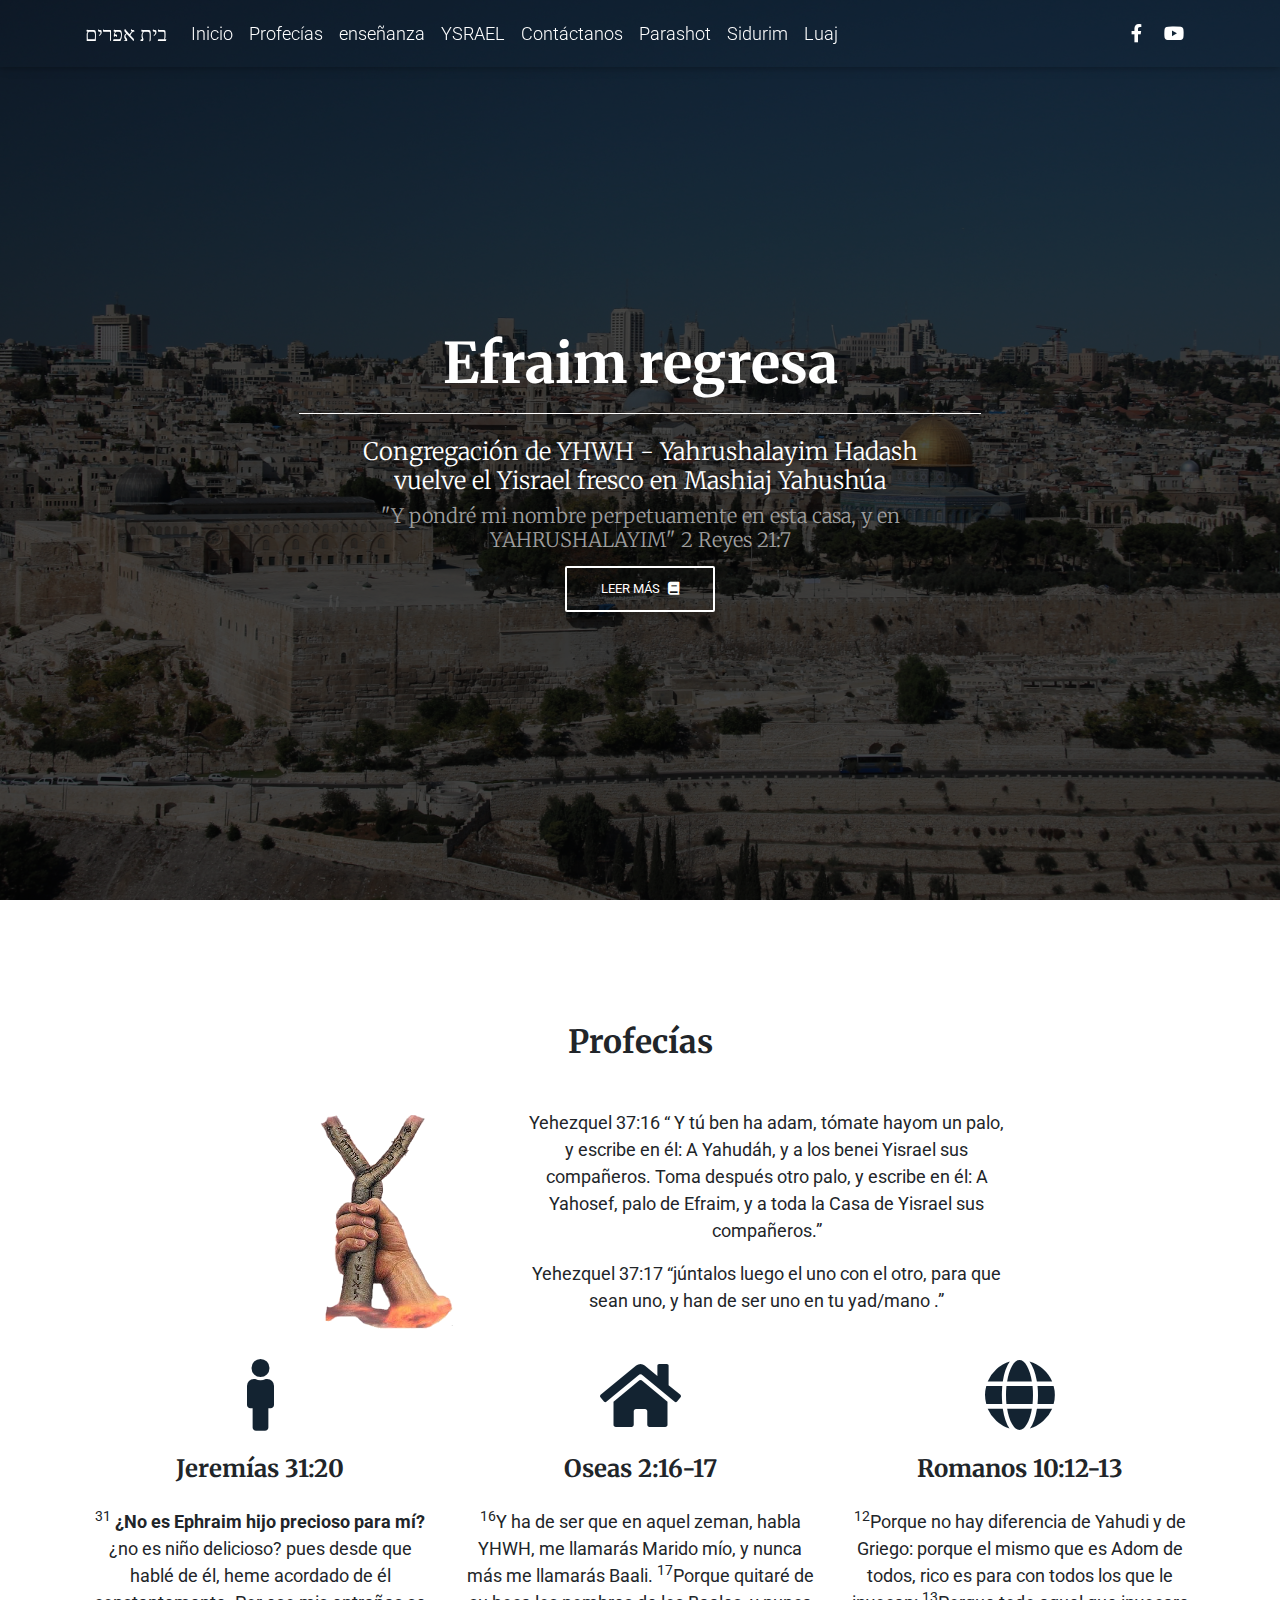
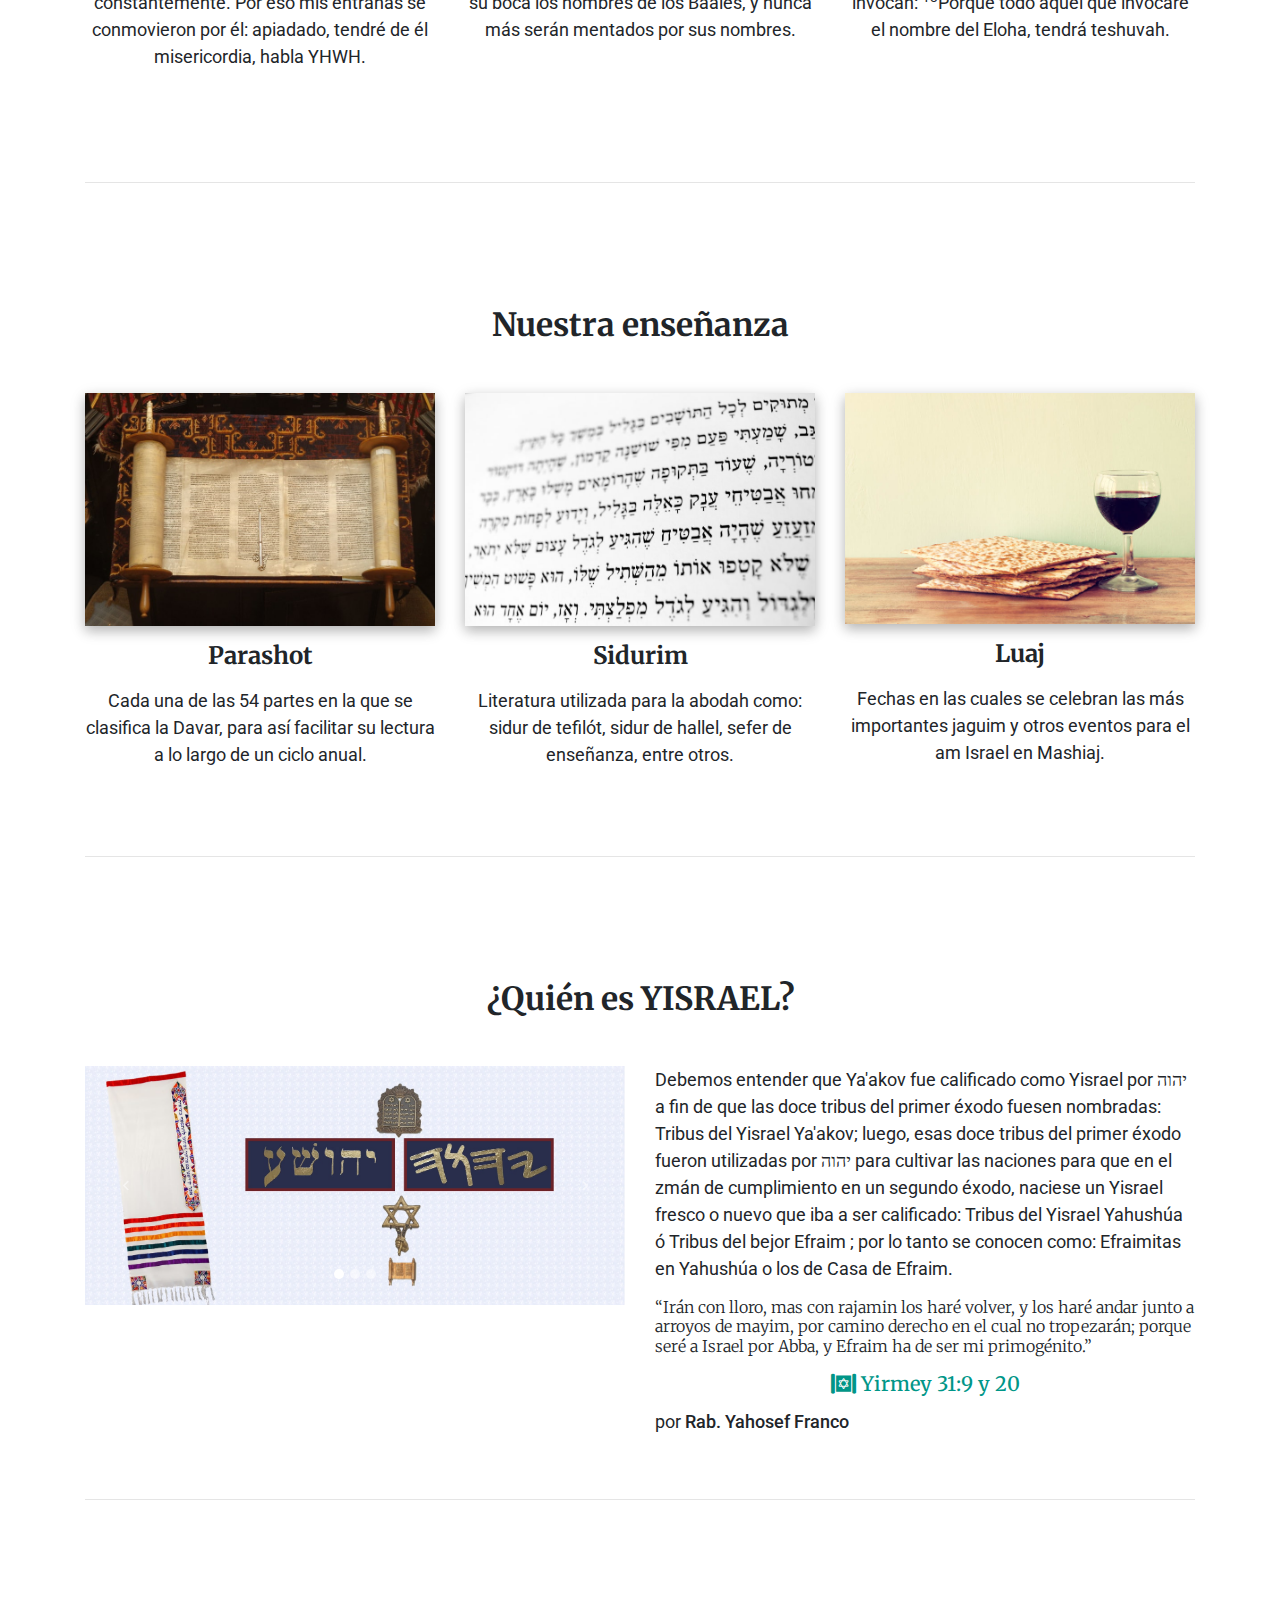
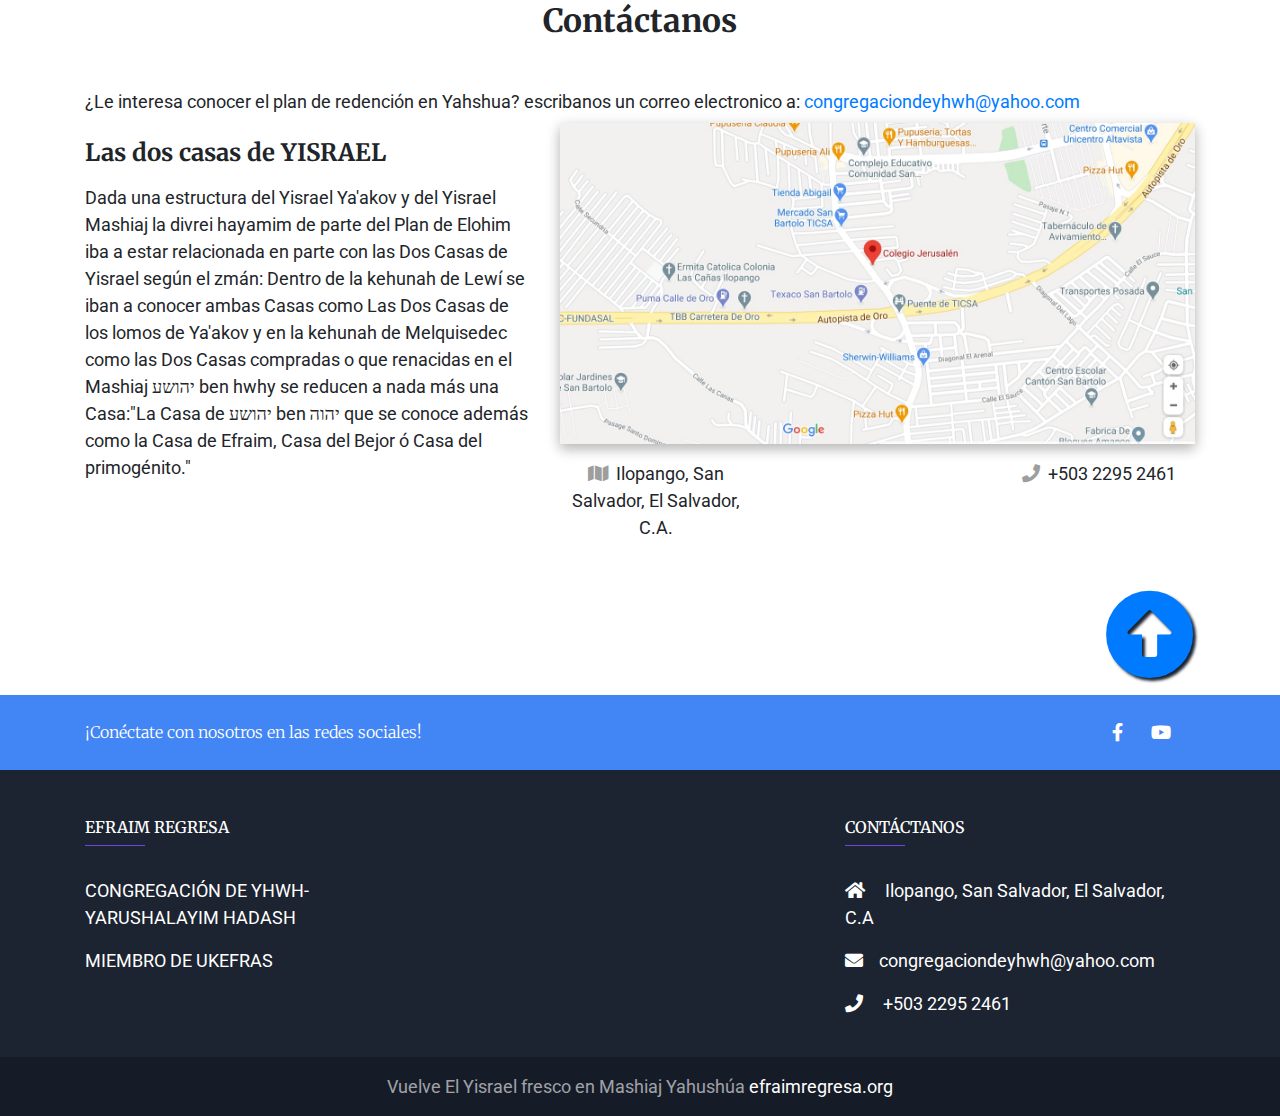
<file: index.html>
<!DOCTYPE html>
<html lang="es">
<head>
  <!-- Google tag (gtag.js) -->
  <script async src="https://www.googletagmanager.com/gtag/js?id=G-NL17W5LGME"></script>
  <script>
    window.dataLayer = window.dataLayer || [];
    function gtag(){dataLayer.push(arguments);}
    gtag('js', new Date());

    gtag('config', 'G-NL17W5LGME');
  </script>
  
  <meta charset="utf-8">
  <meta name="description" content="CONGREGACIÓN YAHRUSHALAYIM  HADASH - UKEFRAS Unión de Kehilot Efraimitas - Rab. Yahosef  Franco Gómez">
  <meta name="keywords" content="Israel, Efraim Regresa, UKEFRAS, Rabino Efraimita Yahosef  Franco Gómez">
  <meta name="author" content="Valeria Romero y Edgardo Romero">

  <meta name="viewport" content="width=device-width, initial-scale=1, shrink-to-fit=no">
  <meta http-equiv="x-ua-compatible" content="ie=edge">
  <title>Efraim regresa</title>
  
  <!-- Fav icon -->
  <link rel="icon" href="img/two_sticks_fav_icon.png" type="image/x-icon">
  <!-- Font Awesome -->
  <link rel="stylesheet" href="https://use.fontawesome.com/releases/v5.11.2/css/all.css">
  <!-- Google Fonts Roboto -->
  <link rel="stylesheet" href="https://fonts.googleapis.com/css?family=Roboto:300,400,500,700&display=swap">
  <link href="https://fonts.googleapis.com/css2?family=Merriweather:ital,wght@0,300;0,700;1,700&display=swap" rel="stylesheet">

  <!-- Bootstrap core CSS -->
  <link rel="stylesheet" href="css/bootstrap.min.css">
  <link rel="stylesheet" href="css/mdb.min.css">
  <!-- Custom styles -->
  <link rel="stylesheet" href="css/style.css">

<style>
body {
  font-family: "Roboto";
  font-weight: 400;
  font-size: large;
}
</style>
</head>
<body>

<!-- Start -->  
<!--Main Navigation-->
<header>
  <!--Navbar-->
<nav class="navbar navbar-expand-lg navbar-dark fixed-top scrolling-navbar">

  <div class="container">

    <!-- Navbar brand -->
    <a class="navbar-brand" href="#">בית אפרים</a>

    <!-- Collapse button -->
    <button class="navbar-toggler" type="button" data-toggle="collapse" data-target="#basicExampleNav"
      aria-controls="basicExampleNav" aria-expanded="false" aria-label="Toggle navigation">
      <span class="navbar-toggler-icon"></span>
    </button>

    <!-- Collapsible content -->
    <div class="collapse navbar-collapse" id="basicExampleNav">

        <!-- Links -->
        <ul class="navbar-nav mr-auto smooth-scroll">
        <li class="nav-item">
            <a class="nav-link" href="#intro">Inicio</a>
        </li>
        <li class="nav-item">
            <a class="nav-link" href="#best-features">Profecías</a>
        </li>
        <li class="nav-item">
            <a class="nav-link" href="#services">enseñanza</a>
        </li>
        <li class="nav-item">
            <a class="nav-link" href="#gallery">YSRAEL</a>
        </li>
        <li class="nav-item">
            <a class="nav-link" href="#contact">Contáctanos</a>
        </li>
        <li class="nav-item">
            <a class="nav-link" href="parashot.html">Parashot</a>
        </li>
        <li class="nav-item">
            <a class="nav-link" href="sidurim.html">Sidurim</a>
        </li>
        <li class="nav-item">
            <a class="nav-link" href="luaj.html">Luaj</a>
        </li>

      </ul>
      <!-- Links -->

      <!-- Social Icon  -->
      <ul class="navbar-nav nav-flex-icons">
          <li class="nav-item">
              <a class="nav-link" href="https://www.facebook.com/beitefraim.enmashiaj" target="_blank"><i class="fab fa-facebook-f"></i></a>
          </li>
          <li class="nav-item">
              <a class="nav-link" href="https://www.youtube.com/user/CongregacionYHWH/videos" target="_blank"><i class="fab fa-youtube"></i></a>
          </li>
      </ul>
    </div>
    <!-- Collapsible content -->

  </div>

</nav>
<!--/.Navbar-->

<!--Mask-->
<div id="intro" class="view">

  <div id="maintop" class="mask rgba-black-strong">

    <div class="container-fluid d-flex align-items-center justify-content-center h-100">
      <div class="row d-flex justify-content-center text-center">
        <div class="col-md-10">
        <!-- Heading -->
          <h2 class="display-4 font-weight-bold white-text pt-5 mb-2">Efraim regresa</h2>

          <!-- Divider -->
          <hr class="hr-light">

          <!-- Description -->
          <h4 class="white-text mt-4">Congregación de YHWH - Yahrushalayim Hadash<br>vuelve el Yisrael fresco en Mashiaj Yahushúa</h4>
        
          <h5 class="grey-text">"Y pondré mi nombre perpetuamente en esta casa, y en YAHRUSHALAYIM" 2 Reyes 21:7  </h5>

          <a class="btn btn-outline-white" href="#best-features" 
          role="button">Leer más<i class="fas fa-book ml-2"></i>
          </a>
      </div>      
            </div>

        </div>

    </div>

</div>
<!--/.Mask-->

</header>
<!--Main Navigation-->


<!--Main layout-->
<main class="mt-5">
    <div class="container">

      <!--Section: Best Features-->
      <section id="best-features" class="text-center">
        <br>
        <!-- Heading -->
        <h2 class="my-5 font-weight-bold">Profecías</h2>

        <!--Grid row-->
        <div class="row d-flex justify-content-center mb-4">

            <!--Grid column-->
            <div class="col-md-8">

              <!--Grid row-->
              <div class="row">
                <!--Grid column-->
                <div class="col-md-4">
                  <img src="img/layout/two_sticks.png" class="img-fluid">    
                </div>
                <!--Grid column-->

                <!--Grid column-->
                <div class="col-md-8">
                  <!-- Description -->
                  <p>Yehezquel 37:16 “ Y tú ben ha adam, tómate hayom un palo, y escribe en él: A Yahudáh, y a los benei Yisrael sus compañeros. Toma después otro palo, y escribe en él: A Yahosef, palo de Efraim, y a toda la Casa de Yisrael sus compañeros.”
                  </p>

                  <p>Yehezquel 37:17 “júntalos luego el uno con el otro, para que sean uno, y han de ser uno en tu yad/mano .”
                  </p>
                  

                </div>
                <!--Grid column-->  
              </div>
              <!--Grid row-->

              
              
            </div>
            <!--Grid column-->

        </div>
        <!--Grid row-->

        <!--Grid row-->
        <div class="row">
            <!--Grid column-->
            <div class="col-md-4 mb-5">
                <i class="fas fa-male fa-4x" style="color: #132331"></i>
                <h4 class="my-4 font-weight-bold">Jeremías 31:20</h4>
                
                <p><sup>31</sup>  <b>¿No es Ephraim hijo precioso para mí?</b> ¿no es niño delicioso? pues desde que hablé de él, heme acordado de él constantemente. Por eso mis entrañas se conmovieron por él: apiadado, tendré de él misericordia, habla YHWH.
                </p>
            </div>
            <!--Grid column-->

            <!--Grid column-->
            <div class="col-md-4 mb-1">
                <i class="fas fa-home fa-4x" style="color: #132331"></i>
                <h4 class="my-4 font-weight-bold">Oseas 2:16-17</h4>
                <p><sup>16</sup>Y ha de ser que en aquel zeman, habla YHWH, me llamarás Marido mío, y nunca más me llamarás Baali.
        <sup>17</sup>Porque quitaré de su boca los nombres de los Baales, y nunca más serán mentados por sus nombres.</p>
            </div>
            <!--Grid column-->  

            <!--Grid column-->
            <div class="col-md-4 mb-1">
                <i class="fas fa-globe fa-4x" style="color: #132331"></i>
                <h4 class="my-4 font-weight-bold">Romanos 10:12-13</h4>
                <p><sup>12</sup>Porque no hay diferencia de Yahudi y de Griego: porque el mismo que es Adom de todos, rico es para con todos los que le invocan: <sup>13</sup>Porque todo aquel que invocare el nombre del Eloha, tendrá teshuvah.</p>
            </div>
            <!--Grid column-->

        </div>
        <!--Grid row-->

      </section>
      <!--Section: Best Features-->

        <hr class="my-5">

        <!--Section: Nuestra enseñanza-->
        <section id="services" class="text-center">
          <br>
          <!-- Heading -->
          <h2 class="my-5 font-weight-bold">Nuestra enseñanza</h2>
          
          <!--Grid row-->
          <div class="row">

            <!--Grid column-->
            <div class="col-lg-4 col-md-12 mb-4">

              <div class="view overlay z-depth-1-half">
                <img src="img/layout/parashot.jpg" class="img-fluid">
                <a href="parashot.html">
                  <div class="mask rgba-white-slight"></div>
                </a>
              </div>

              <h4 class="my-3 font-weight-bold">Parashot</h4>
              <p>Cada una de las 54 partes en la que se clasifica la Davar, para así facilitar su lectura a lo largo de un ciclo anual.</p>

            </div>
            <!--Grid column-->

            <!--Grid column-->
            <div class="col-lg-4 col-md-6 mb-4">

              <div class="view overlay z-depth-1-half">
                <img src="img/layout/sidurim.jpg" class="img-fluid">
                <a href="sidurim.html">
                  <div class="mask rgba-white-slight"></div>
                </a>
              </div>

              <h4 class="my-3 font-weight-bold">Sidurim</h4>
              <p>Literatura utilizada para la abodah como: sidur de tefilót, sidur de hallel, sefer de enseñanza, entre otros.</p>

            </div>
            <!--Grid column-->

            <!--Grid column-->
            <div class="col-lg-4 col-md-6 mb-4">

              <div class="view overlay z-depth-1-half">
                <img src="img/layout/luaj.jpg" class="img-fluid">
                <a href="luaj.html">
                  <div class="mask rgba-white-slight"></div>
                </a>
              </div>

              <h4 class="my-3 font-weight-bold">Luaj</h4>
              <p>Fechas en las cuales se celebran las más importantes jaguim y otros eventos para el am Israel en Mashiaj.</p>

            </div>
            <!--Grid column-->

          </div>
          <!--Grid row-->

        </section>
        <!--Section: Nuestra enseñanza-->

        <hr class="my-5">

        <!--Section: Gallery-->
        <section id="gallery">
          <br>
            <!-- Heading -->
            <h2 class="my-5 font-weight-bold text-center">¿Quién es YISRAEL?</h2>

            <!--Grid row-->
            <div class="row">

               <!--Grid column-->
        <div class="col-md-6 mb-4">

          <!--Carousel Wrapper-->
          <div id="carousel-example-1z" class="carousel slide carousel-fade" data-ride="carousel">
            <!--Indicators-->
            <ol class="carousel-indicators">
              <li data-target="#carousel-example-1z" data-slide-to="0" class="active"></li>
              <li data-target="#carousel-example-1z" data-slide-to="1"></li>
              <li data-target="#carousel-example-1z" data-slide-to="2"></li>
            </ol>
            <!--/.Indicators-->
            <!--Slides-->
            <div class="carousel-inner" role="listbox">
              <!--First slide-->
              <div class="carousel-item active">
                <img class="d-block w-100" src="img/layout/slider-1.jpg" alt="First slide">
              </div>
              <!--/First slide-->
              <!--Second slide-->
              <div class="carousel-item">
                <img class="d-block w-100" src="img/layout/slider-2.jpg" alt="Second slide">
              </div>
              <!--/Second slide-->
              <!--Third slide-->
              <div class="carousel-item">
                <img class="d-block w-100" src="img/layout/slider-3.jpg" alt="Third slide">
              </div>
              <!--/Third slide-->
            </div>
            <!--/.Slides-->
            <!--Controls-->
            <a class="carousel-control-prev" href="#carousel-example-1z" role="button" data-slide="prev">
              <span class="carousel-control-prev-icon" aria-hidden="true"></span>
              <span class="sr-only">Previous</span>
            </a>
            <a class="carousel-control-next" href="#carousel-example-1z" role="button" data-slide="next">
              <span class="carousel-control-next-icon" aria-hidden="true"></span>
              <span class="sr-only">Next</span>
            </a>
            <!--/.Controls-->
          </div>
          <!--/.Carousel Wrapper-->

        </div>
        <!--Grid column-->

                <!--Grid column-->
        <div class="col-md-6">

            <p>Debemos entender que Ya'akov fue calificado como Yisrael por <strong>יהוה</strong> a fin de que las doce tribus del primer éxodo fuesen nombradas: Tribus del Yisrael Ya'akov; luego, esas doce tribus del primer éxodo fueron utilizadas por <strong>יהוה</strong> para cultivar las naciones para que en el zmán de cumplimiento en un segundo éxodo, naciese un Yisrael fresco o nuevo que iba a ser calificado: Tribus del Yisrael Yahushúa ó Tribus del bejor Efraim ; por lo tanto se conocen como: Efraimitas en Yahushúa o los de Casa de Efraim.</p>
            
            <h6 class="mb-3"> 
              <p><q>Irán con lloro, mas con rajamin los haré volver, y los haré andar junto a arroyos de mayim, por camino derecho en el cual no tropezarán; porque seré a Israel por Abba, y Efraim ha de ser mi primogénito.</q> </p>
            </h6>
                        <!--Excerpt-->
            <a href="" class="teal-text text-center">
                <h5 class="pb-1"><i class="fas fa-torah"></i><strong> Yirmey 31:9 y 20</strong></h5>
            </a>

            <p>por <a><strong>Rab. Yahosef Franco</strong></a></p>
        </div>
        <!--Grid column-->


            </div>
            <!--Grid row-->

        </section>
        <!--Section: Gallery-->

        <hr class="my-5">

        <!--Section: Contact-->
        <section id="contact">
            <br><br>
            <!-- Heading -->
            <h2 class="mb-5 font-weight-bold text-center">Contáctanos</h2>
            <p class="mb-2">¿Le interesa conocer el plan de redención en Yahshua? escribanos un correo electronico a: <a href="mailto:congregaciondeyhwh@yahoo.com?subject=Quiero conocer la casa de Efraim">congregaciondeyhwh@yahoo.com </a></p>
            <!--Grid row-->
            <div class="row">

          <!--Grid column-->
          <div class="col-lg-5 col-md-12">
            <h4 class="my-3 font-weight-bold">Las dos casas de YISRAEL</h4>
            <p>Dada una estructura del Yisrael Ya'akov y del Yisrael Mashiaj la divrei hayamim de parte del Plan de Elohim iba a estar relacionada en parte con las Dos Casas de Yisrael según el zmán: Dentro de la kehunah de Lewí se iban a conocer ambas Casas como Las Dos Casas de los lomos de Ya'akov y en la kehunah de Melquisedec como las Dos Casas compradas o que renacidas en el Mashiaj ‫יהושע‬ ben hwhy se reducen a nada más una Casa:"La Casa de ‫יהושע‬ ben יהוה que se conoce además
como la Casa de Efraim, Casa del Bejor ó Casa del primogénito."</p>
    
            
          </div>
          <!--Grid column-->

            <!--Grid column-->
            <div class="col-lg-7 col-md-12">
              <!--Google map-->
              <div class="view overlay z-depth-1-half mb-3">
                <img src="img/layout/map.jpg" class="img-fluid">
                <a href="https://goo.gl/maps/UuzGYGZSb3e4qj3g7" target="_blank">
                  <div class="mask rgba-white-slight"></div>
                </a>
              </div>
              <!--Grid row-->
              <div class="row text-center">

                <!--Grid column-->
                <div class="col-lg-4 col-md-12 mb-3">

                    <p><i class="fas fa-map fa-1x mr-2 grey-text"></i>Ilopango, San Salvador, El Salvador, C.A.</p>

                </div>
                <!--Grid column-->

                <!--Grid column-->
                <div class="col-lg-4 col-md-6 mb-3">

                    
                </div>
                <!--Grid column-->

                <!--Grid column-->
                <div class="col-lg-4 col-md-6 mb-3">

                    <p><i class="fas fa-phone fa-1x mr-2 grey-text"></i>+503 2295 2461</p>

                </div>
                <!--Grid column-->

              </div>
              <!--Grid row-->


            </div>
            <!--Grid column-->

            </div>
            <!--Grid row-->

        </section>
        <!--Section: Contact-->

    </div>
</main>
<!--Main layout-->

<!-- Footer -->

<!--Go top-->
<div class="container py-3 text-right">
  <a href="#maintop" title="Ir al inicio de la página">
    <i class="fas fa-arrow-alt-circle-up fa-5x" 
    style="text-shadow: 3px 3px 3px #1c2331;">  </i>
  </a>
</div>

<footer class="page-footer unique-color-dark">
  <!-- Social buttons -->
  <div class="primary-color">
        <div class="container">
            <!--Grid row-->
            <div class="row py-4 d-flex align-items-center">

                <!--Grid column-->
                <div class="col-md-6 col-lg-5 text-center text-md-left mb-4 mb-md-0">
                    <h6 class="mb-0 white-text">¡Conéctate con nosotros en las redes sociales!</h6>
                </div>
                <!--Grid column-->

                <!--Grid column-->
                <div class="col-md-6 col-lg-7 text-center text-md-right">
                    <!--Facebook-->
                    <a href="https://www.facebook.com/beitefraim.enmashiaj" target="_blank" class="fb-ic ml-0">
                        <i class="fab fa-facebook-f white-text mr-4"> </i>
                    </a>
                    <!--Twitter-->
                    <a href="https://www.youtube.com/user/CongregacionYHWH/videos" target="_blank" class="tw-ic">
                        <i class="fab fa-youtube white-text mr-4"> </i>
                    </a>
                  
                </div>
                <!--Grid column-->

            </div>
            <!--Grid row-->
        </div>
    </div>
    <!-- Social buttons -->

    <!--Footer Links-->
    <div class="container mt-5 mb-4 text-center text-md-left">
        <div class="row mt-3">

            <!--First column-->
            <div class="col-md-3 col-lg-4 col-xl-3 mb-4">
                <h6 class="text-uppercase font-weight-bold">
                    <strong>Efraim Regresa</strong>
                </h6>
                <hr class="deep-purple accent-2 mb-4 mt-0 d-inline-block mx-auto" style="width: 60px;">
                  <p>CONGREGACIÓN DE YHWH- YARUSHALAYIM HADASH</p>
                  <p>MIEMBRO DE UKEFRAS</p>
            </div>
            <!--/.First column-->

            <!--Second column-->
            <div class="col-md-2 col-lg-2 col-xl-2 mx-auto mb-4">
                
            </div>
            <!--/.Second column-->

            
            <!--Fourth column-->
            <div class="col-md-4 col-lg-4 col-xl-4">
                <h6 class="text-uppercase font-weight-bold">
                    <strong>Contáctanos</strong>
                </h6>
                <hr class="deep-purple accent-2 mb-4 mt-0 d-inline-block mx-auto" style="width: 60px;">
                <p>
                    <i class="fas fa-home  mr-3"></i> Ilopango, San Salvador, El Salvador, C.A
                </p>
                <p>
                    <i class="fas fa-envelope mr-3"></i>congregaciondeyhwh@yahoo.com
                </p>
                <p>
                    <i class="fas fa-phone mr-3"></i> +503 2295 2461</p>
            </div>
            <!--/.Fourth column-->

        </div>
    </div>
    <!--/.Footer Links-->

    <!-- Copyright -->
    <div class="footer-copyright text-center py-3">Vuelve El Yisrael fresco en Mashiaj Yahushúa

      <a href="https://efraimregresa.org/"> efraimregresa.org</a>
    </div>
    <!-- Copyright -->

  </footer>
  <!-- Footer -->


  <!-- End -->

  <!-- jQuery -->
  <script type="text/javascript" src="js/jquery.min.js"></script>
  <!-- Bootstrap tooltips -->
  <script type="text/javascript" src="js/popper.min.js"></script>
  <!-- Bootstrap core JavaScript -->
  <script type="text/javascript" src="js/bootstrap.min.js"></script>
  <!-- Core JavaScript -->
  <script type="text/javascript" src="js/mdb.min.js"></script>
  <!-- Custom scripts -->
  <script type="text/javascript"></script>
  <!--Google Maps-->
  <script src="https://maps.google.com/maps/api/js"></script>
  <!-- Google Maps settings -->
  <script>
    // Regular map
    function regular_map() {
      var var_location = new google.maps.LatLng(40.725118, -73.997699);

      var var_mapoptions = {
        center: var_location,
        zoom: 14
      };

      var var_map = new google.maps.Map(document.getElementById("map-container"),
        var_mapoptions);

      var var_marker = new google.maps.Marker({
        position: var_location,
        map: var_map,
        title: "New York"
      });
    }

    // Initialize maps
    google.maps.event.addDomListener(window, 'load', regular_map);
  </script>
  <!-- Carousel options -->
  <script>
    $('.carousel').carousel({
      interval: 3000,
    })
  </script>


</body>
</html>
</file>
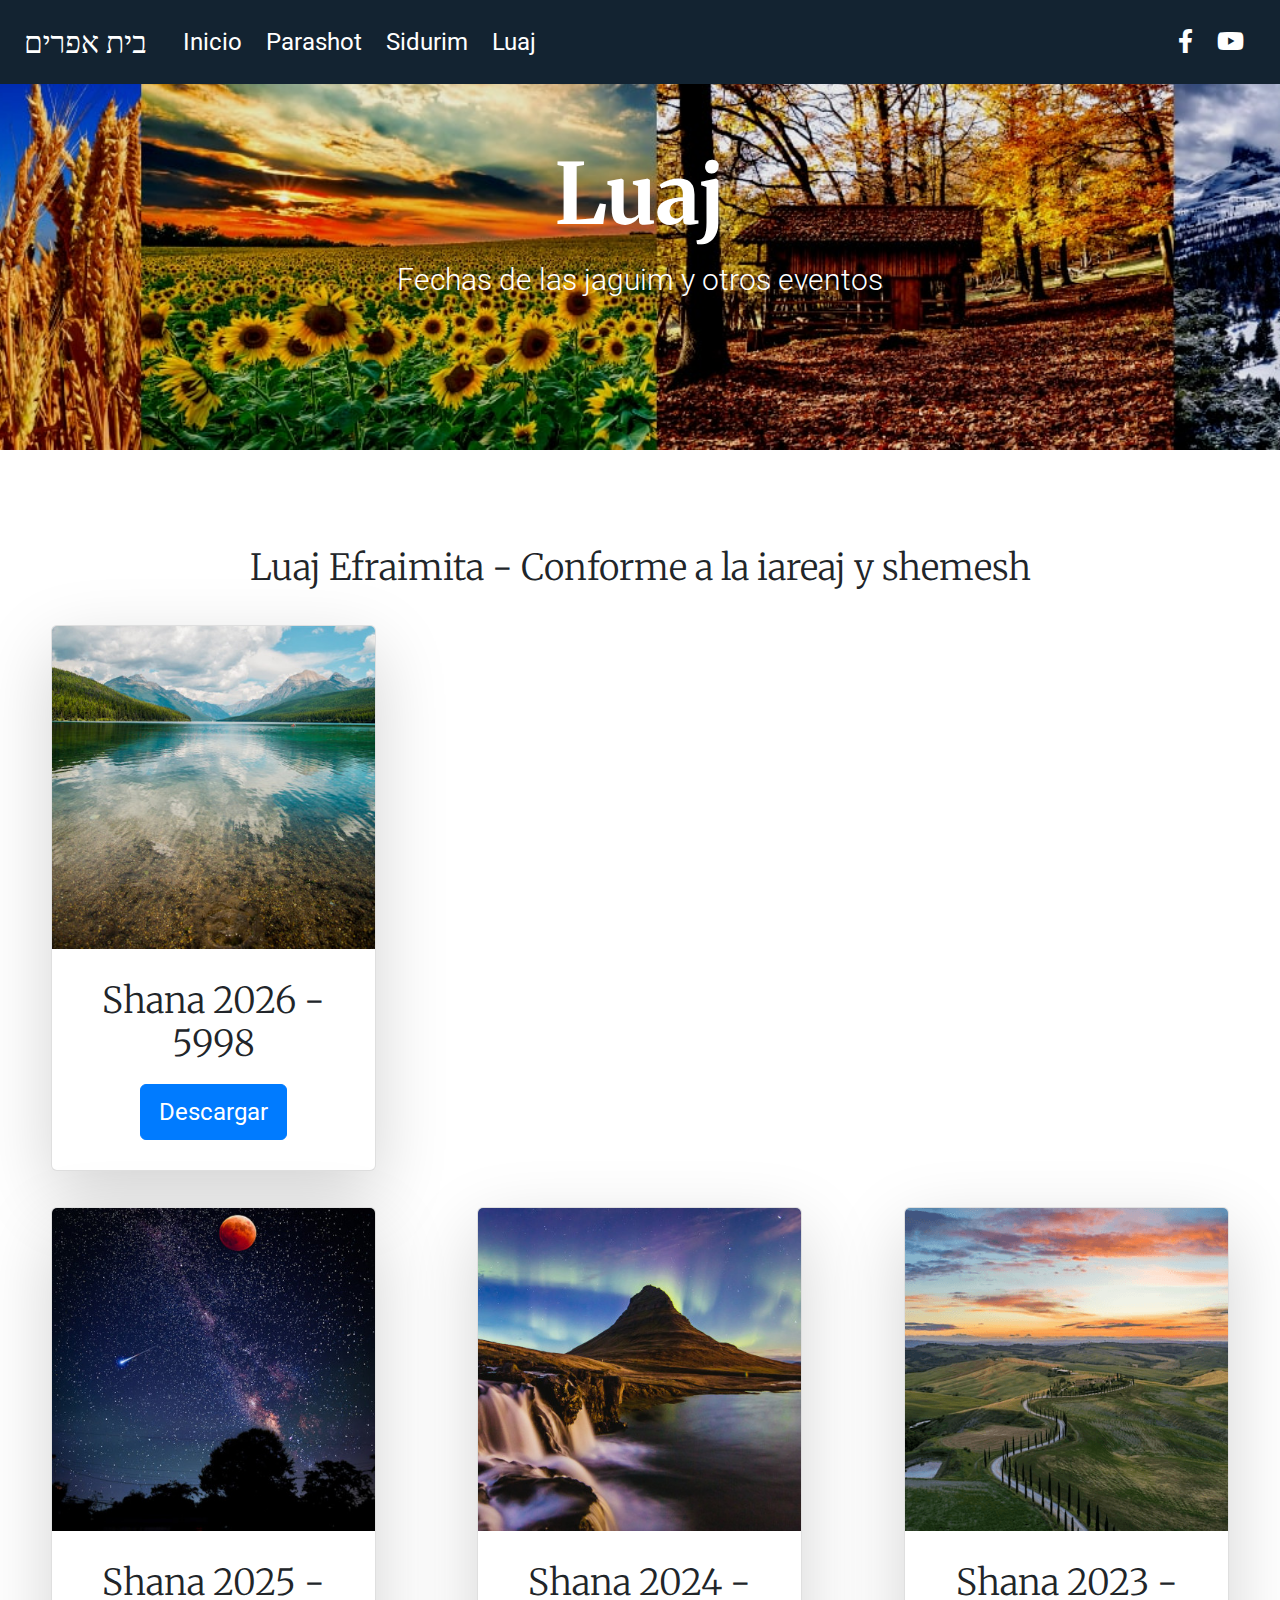
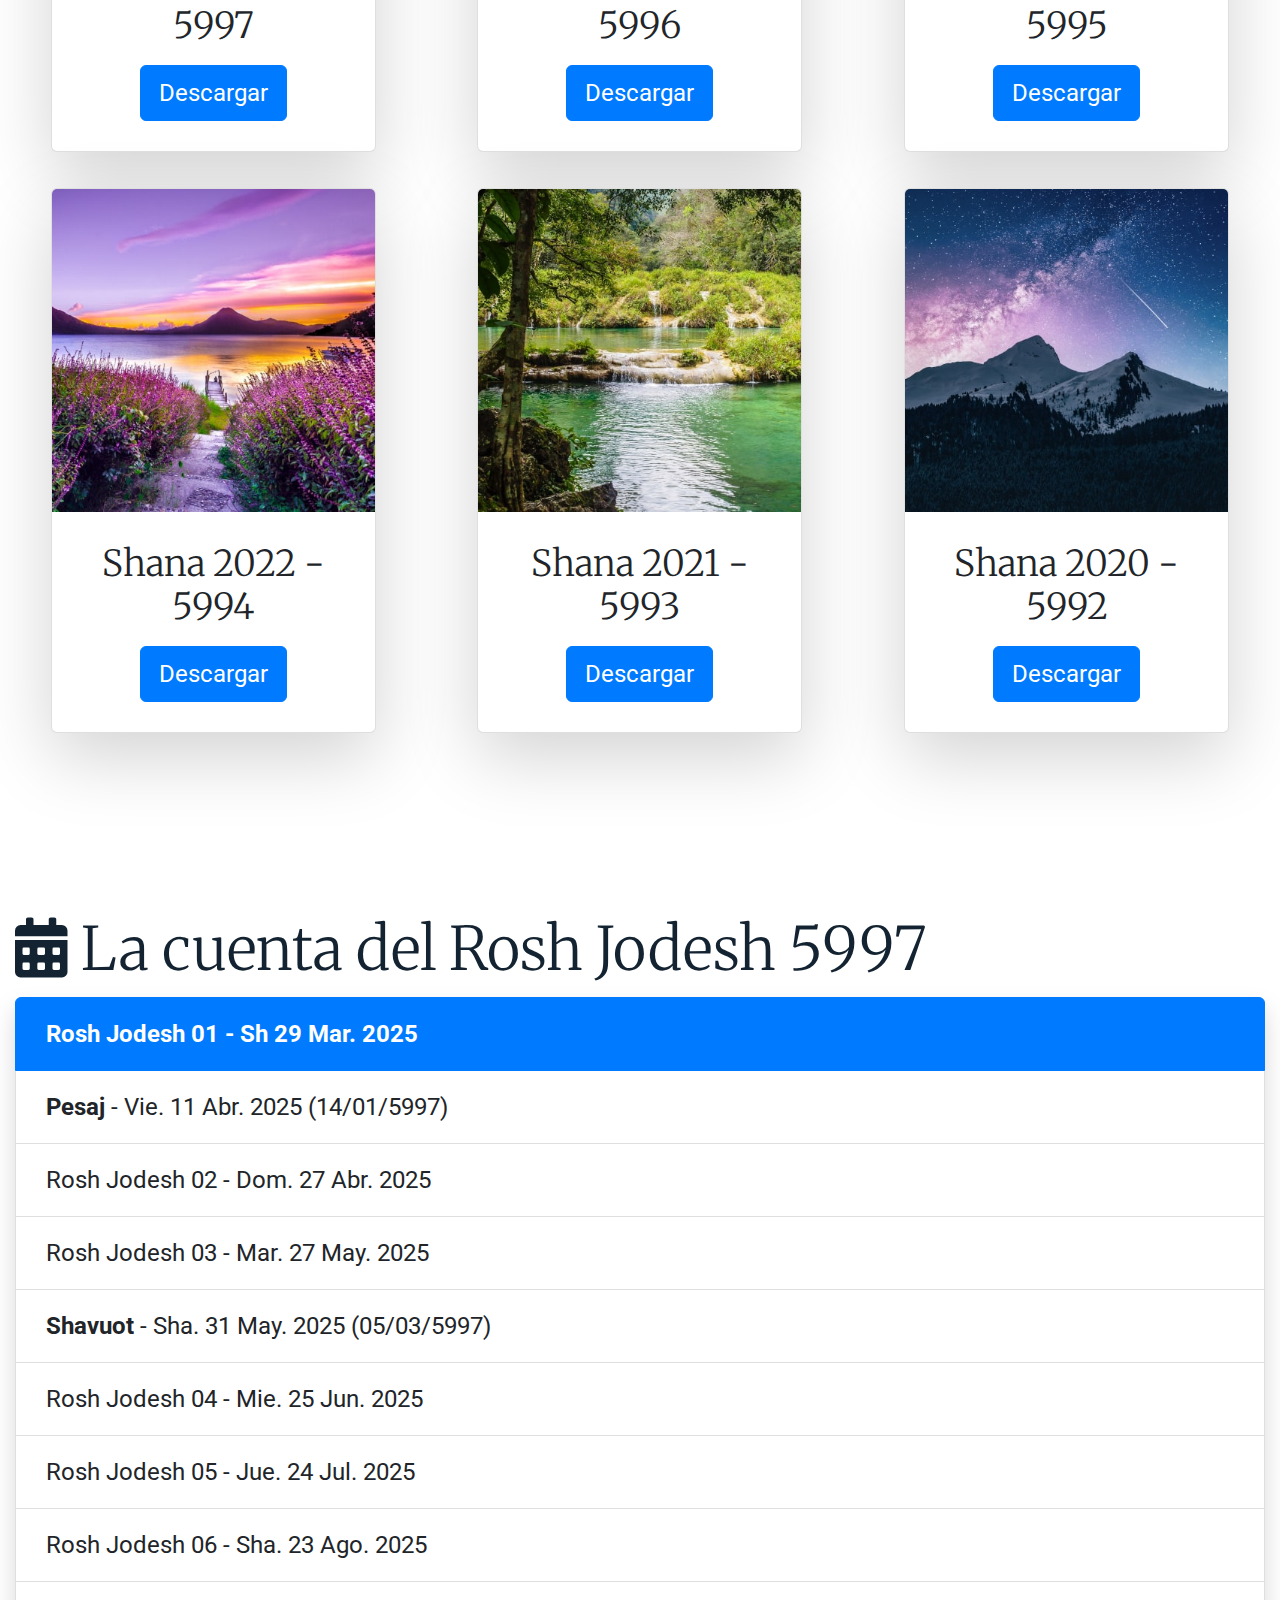
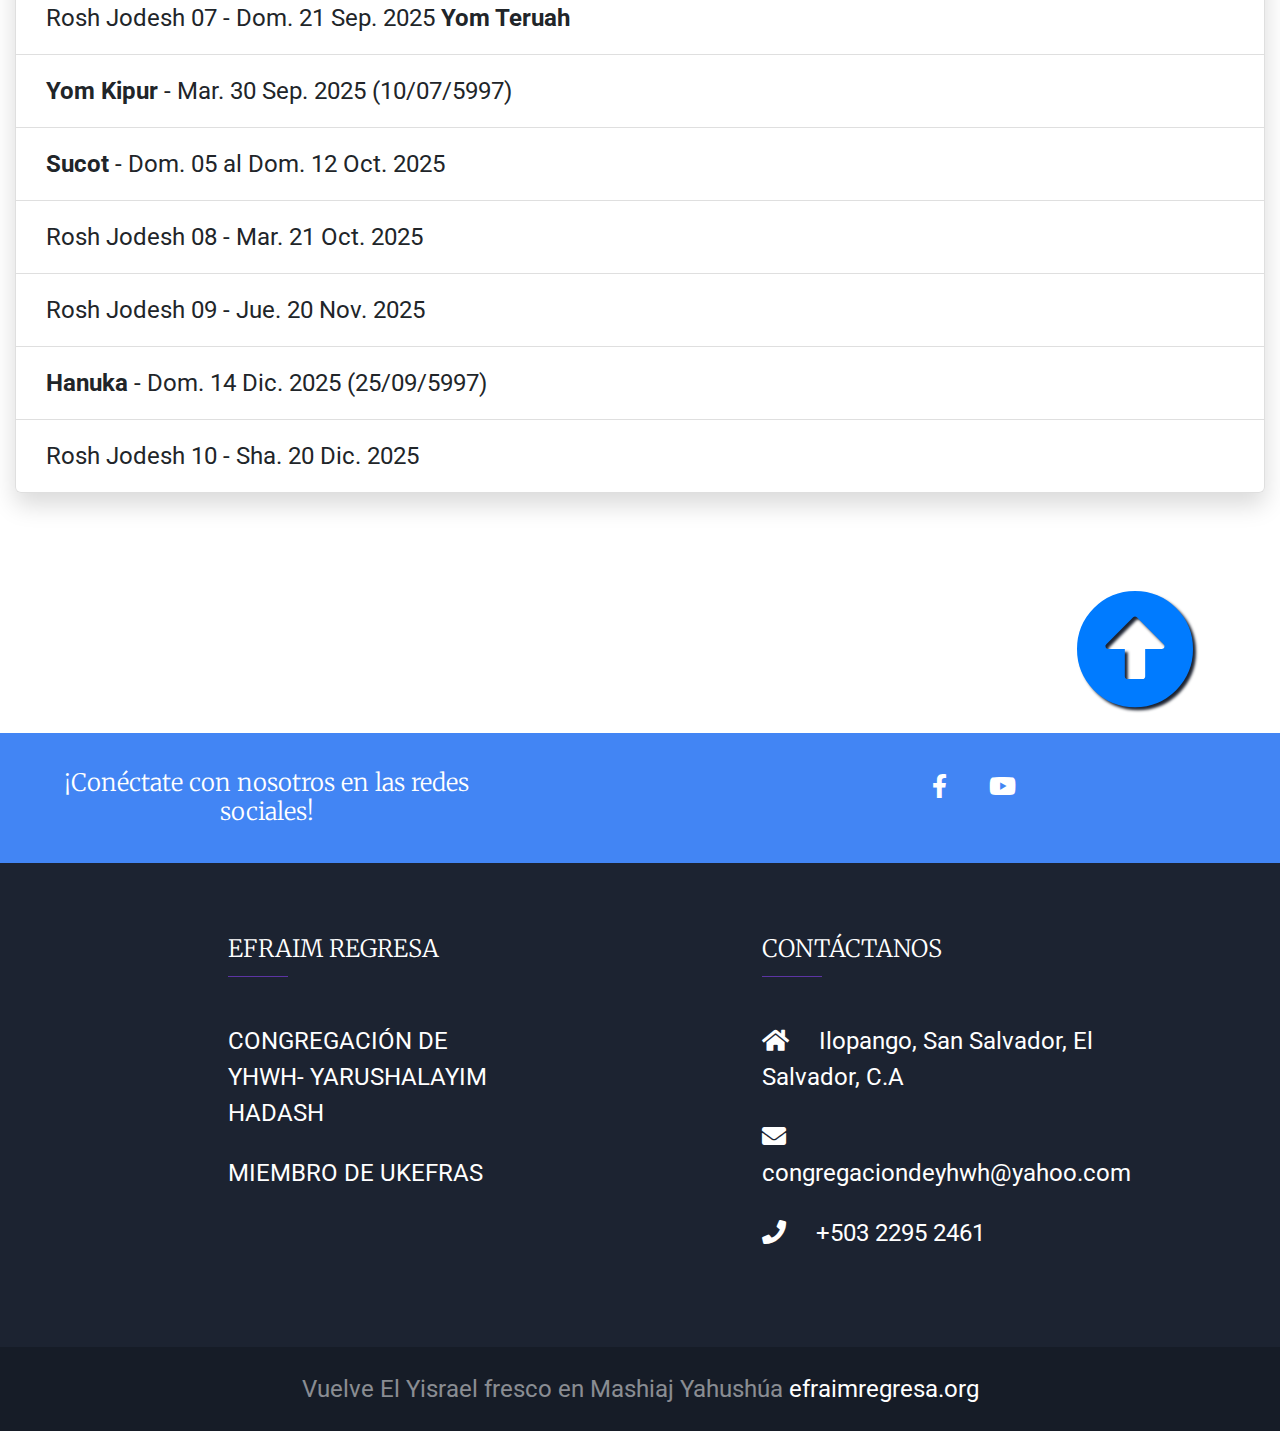
<file: luaj.html>
<!DOCTYPE html>
<html>
<head>
  <!-- Google tag (gtag.js) -->
  <script async src="https://www.googletagmanager.com/gtag/js?id=G-NL17W5LGME"></script>
  <script>
    window.dataLayer = window.dataLayer || [];
    function gtag(){dataLayer.push(arguments);}
    gtag('js', new Date());

    gtag('config', 'G-NL17W5LGME');
  </script>
  
	<!--php include_once 'head.php' !-->
  <meta charset="utf-8">
  <!-- Font Awesome -->
  <link rel="stylesheet" href="https://use.fontawesome.com/releases/v5.11.2/css/all.css">

  <!-- Google Fonts Roboto -->
  <link rel="stylesheet" href="https://fonts.googleapis.com/css?family=Roboto:300,400,500,700&display=swap">
  <link href="https://fonts.googleapis.com/css2?family=Merriweather:ital,wght@0,300;0,700;1,700&display=swap" rel="stylesheet">

  <link rel="stylesheet" href="https://maxcdn.bootstrapcdn.com/bootstrap/4.5.2/css/bootstrap.min.css">
  <script src="https://ajax.googleapis.com/ajax/libs/jquery/3.5.1/jquery.min.js"></script>
  <script src="https://cdnjs.cloudflare.com/ajax/libs/popper.js/1.16.0/umd/popper.min.js"></script>
  <script src="https://maxcdn.bootstrapcdn.com/bootstrap/4.5.2/js/bootstrap.min.js"></script>

  <!-- Custom styles -->
  <link rel="stylesheet" href="css/style2.css">
</head>
<body>

<script>
    fetch('header.html')
      .then(response => response.text())
      .then(data => {
        document.getElementById('head-placeholder').innerHTML = data;
      });
</script>
<div id="head-placeholder"></div>
<!-- php include_once 'header.php' ?!-->

<!-- Image header-->
<div id="maintop" class="masthead" 
style="background-image: url('img/banner/luaj-min.jpg');
">
 <!-- container -->
 <div class="container h-100">
  
  <!-- Begin row -->
  <div class="row h-100 align-items-center py-5">
   
   <!-- Begin row -->
   <div class="col-12 text-center text-white py-5">
    <h1 class="display-4 font-weight-bold">Luaj</h1>
    <p class="lead">Fechas de las jaguim y otros eventos</p>
   </div> <!-- End row -->
  
  </div> <!-- End row -->

 </div> <!-- End container-->
</div> <!-- End image header-->

<!-- Begin containter-fluid Seccion descargas luaj -->
<div  class="container-fluid py-5">

  <h4 class="py-3 text-center">Luaj Efraimita - Conforme a la iareaj y shemesh</h4>
  
  <!-- Grid row !-->
  <div class="row">
    <!--Grid column-->
    <div class="col-lg-4 col-md-4 mb-4">
      <!-- Begin card !-->
      <div class="card shadow-lg mx-auto" style="width:325px">
        <img class="card-img-top" src="img/luaj/2026-luaj.jpg" 
        alt="Luaj 2026" style="width:100%"> <!-- Photo by Give Tony Reid on Unsplash !-->
        <div class="card-body text-center">
          <h4 class="card-title text-center">Shana 2026 - 5998</h4>
          <a href="https://drive.google.com/file/d/1wXXboIGwFRpAUHFCHOSVd60tp_PGRRDb/view?usp=sharing" class="btn btn-primary stretched-link" target="_blank">Descargar</a>
        </div>
      </div> <!-- End card !-->
    </div> <!-- End column !-->
  </div> <!-- End row !-->

  <!-- Grid row !-->
  <div class="row">
    <!--Grid column-->
    <div class="col-lg-4 col-md-4 mb-4">
      <!-- Begin card !-->
      <div class="card shadow-lg mx-auto" style="width:325px">
        <img class="card-img-top" src="img/luaj/2025-luaj.jpg" 
        alt="Luaj 2025" style="width:100%"> <!-- Photo by Luca Micheli on Unsplash !-->
        <div class="card-body text-center">
          <h4 class="card-title text-center">Shana 2025 - 5997</h4>
          <a href="https://drive.google.com/file/d/1J9E_voztPO7wo-Agd-5LYRKJvtixakKv/view?usp=sharing" class="btn btn-primary stretched-link" target="_blank">Descargar</a>
        </div>
      </div> <!-- End card !-->
    </div> <!-- End column !-->
    
    <!--Grid column-->
    <div class="col-lg-4 col-md-4 mb-4">
      <!-- Begin card !-->
      <div class="card shadow-lg mx-auto" style="width:325px">
        <img class="card-img-top" src="img/luaj/2024-luaj.jpg" 
        alt="Luaj 2024" style="width:100%"> <!-- Photo by Luca Micheli on Unsplash !-->
        <div class="card-body text-center">
          <h4 class="card-title text-center">Shana 2024 - 5996</h4>
          <a href="https://drive.google.com/file/d/1baxYO_JOM6oHAwvGe1rW-KcQ37cqcTsU/view?usp=sharing" class="btn btn-primary stretched-link" target="_blank">Descargar</a>
        </div>
      </div> <!-- End card !-->
    </div> <!-- End column !-->

    <!--Grid column-->
    <div class="col-lg-4 col-md-4 mb-4">
      <!-- Begin card !-->
      <div class="card shadow-lg mx-auto" style="width:325px">
        <img class="card-img-top" src="img/luaj/2023-luaj.png" 
        alt="Luaj 2023" style="width:100%"> <!-- Photo by Luca Micheli on Unsplash !-->
        <div class="card-body text-center">
          <h4 class="card-title text-center">Shana 2023 - 5995</h4>
          <a href="https://drive.google.com/file/d/1J4gPaxnNQREX9-Mc-YdVr0Nw1PY3rooV/view?usp=sharing" class="btn btn-primary stretched-link" target="_blank">Descargar</a>
        </div>
      </div> <!-- End card !-->
    </div> <!-- End column !-->

  </div> <!-- End row !-->

  
  <!-- Grid row !-->
  <div class="row">
    <!--Grid column-->
    <div class="col-lg-4 col-md-4 mb-4">
      <!-- Begin card !-->
      <div class="card shadow-lg mx-auto" style="width:325px">
        <img class="card-img-top" src="img/2022/2022-luaj.jpg" 
        alt="Luaj 2022" style="width:100%">
        <div class="card-body text-center">
          <h4 class="card-title text-center">Shana 2022 - 5994</h4>
          <a href="https://drive.google.com/file/d/1Zbx_LUqmH0BrR0fLPoFot0mpGIjBsLqa/view?usp=sharing" class="btn btn-primary stretched-link" target="_blank">Descargar</a>
        </div>
      </div> <!-- End card !-->
    </div> <!-- End column !-->
  
    <!--Grid column-->
    <div class="col-lg-4 col-md-4 mb-4">
      <!-- Begin card !-->
      <div class="card shadow-lg mx-auto" style="width:325px">
        <img class="card-img-top" src="img/2021/2021-luaj.jpg" 
        alt="Luaj 2021" style="width:100%">
        <div class="card-body text-center">
          <h4 class="card-title text-center">Shana 2021 - 5993</h4>
          <a href="https://drive.google.com/file/d/1ybE4KBCTbFG5T1fsKgUA-wEmuJN4bKjc/view?usp=sharing" class="btn btn-primary stretched-link" target="_blank">Descargar</a>
        </div>
      </div> <!-- End card !-->
    </div> <!-- End column !-->

  <!--Grid column-->
  <div class="col-lg-4 col-md-4 mb-4 ">
    <!-- Begin card !-->
    <div class="card shadow-lg mx-auto" style="width:325px">
      <img class="card-img-top" src="img/2020/2020-luaj.jpg" alt="Luaj 2020" style="width:100%">
      <div class="card-body text-center">
        <h4 class="card-title">Shana 2020 - 5992</h4>
        <a href="https://drive.google.com/file/d/1bXoGCBSbAy5atcBHrg9gYhF5ILfM74yX/view?usp=sharing" class="btn btn-primary stretched-link" target="_blank">Descargar</a>
      </div>
    </div> <!-- End card !-->
  </div> <!-- End column !-->

  </div> <!-- End row !-->

</div> <!-- End containter-fluid Seccion descargas luaj -->


<!-- Begin container-fluid Jag Pesaj-->
<!-- <div  class="container-fluid py-5">
	<h1 class="c-text-blue"><i class="fas fa-wine-glass-alt"></i> 
    	<i class="fas fa-bread-slice"></i>
  		Jag Pesaj 14/01/5997 - Vie. 11/04/2025
	</h1>
  <img src="img/luaj/0-luaj-pesaj-2023.png" 
  	class="mx-auto d-block img-fluid" alt="Luaj pesaj">
    <h3 class="text-center c-text-blue py-1">Rosh hodesh más cercano al Equinoccio= yom 1 del 5995</h3>
  <br>

	<img src="img/luaj/1-luaj-pesaj-2023.png" 
  	class="mx-auto d-block img-fluid" alt="Luaj pesaj"> 

</div> End containter-fluid Jag Pesaj-->

<!-- Begin container-fluid Jag Shavout-->
<!-- <div  class="container-fluid py-5">
	<h1 class="c-text-blue"> 
    <i class="fas fa-seedling"></i>
  	Jag Shavuot 05/03/5997 - Sh 31/05/2025</h1>
  	<h3 class="text-center c-text-blue py-3">
  	La cuenta del Omer</h3>

  	<img src="img/luaj/0-luaj-shavuot-2023.png" 
  	class="mx-auto d-block img-fluid" alt="Rosh hodesh = yom 1 del 5995"> 

</div> End containter-fluid Jag Shavuot!-->

<!-- Begin container-fluid La cuenta del Rosh Jodesh-->
<div class="container-fluid py-5">
  <h1 class="c-text-blue">
    	<i class="fas fa-calendar-alt"></i>
  		La cuenta del Rosh Jodesh 5997
  </h1>
  <ul class="list-group shadow">
    <li class="list-group-item active"><b>Rosh Jodesh 01 - Sh 29 Mar. 2025</b>
    </li>
    <li class="list-group-item">
      <b>Pesaj</b> - Vie. 11 Abr. 2025 (14/01/5997)</li>
    <li class="list-group-item">
    	Rosh Jodesh 02 - Dom. 27 Abr. 2025</li>
    <li class="list-group-item">
    	Rosh Jodesh 03 - Mar. 27 May. 2025</li>
    <li class="list-group-item">
      <b>Shavuot</b> - Sha. 31 May. 2025 (05/03/5997)</li>
      
    <li class="list-group-item">
    	Rosh Jodesh 04 - Mie. 25 Jun. 2025</li>
    <li class="list-group-item">
    	Rosh Jodesh 05 - Jue. 24 Jul. 2025</li>
    <li class="list-group-item">
    	Rosh Jodesh 06 - Sha. 23 Ago. 2025</li>
    <li class="list-group-item">
    	Rosh Jodesh 07 - Dom. 21 Sep. 2025<b> Yom Teruah</b>
    </li>
    <li class="list-group-item">
      <b> Yom Kipur</b> - Mar. 30 Sep. 2025 (10/07/5997)</li>
    <li class="list-group-item">
      <b> Sucot</b> - Dom. 05 al Dom. 12 Oct. 2025</li>
    <li class="list-group-item">
    	Rosh Jodesh 08 - Mar. 21 Oct. 2025</li>
    <li class="list-group-item">
    	Rosh Jodesh 09 - Jue. 20 Nov. 2025</li>
    <li class="list-group-item">
      <b>Hanuka</b> - Dom. 14 Dic. 2025 (25/09/5997)</li>
    <li class="list-group-item">
    	Rosh Jodesh 10 - Sha. 20 Dic. 2025</li>
    
    
  </ul>
</div> <!-- End containter-fluid La cuenta del Rosh Jodesh-->

<!-- Begin containter-fluid Jodesh 07 !-->
<!-- <div class="container-fluid py-5">
  <h1 class="c-text-blue"> 
    <i class="far fa-calendar-alt"></i>
  	Jodesh 07</h1>

  <img src="img/luaj/2023-jodesh07.png"
  	class="mx-auto d-block img-fluid" 
  	alt="Jodesh 07">
  <br>
  <img src="img/luaj/2023-jodesh08.png"
  	class="mx-auto d-block img-fluid" 
  	alt="Jodesh 07">
</div>
End containter-fluid Jodesh 07 !-->

<!--php include_once 'footer.php' !-->
<script>
  fetch('footer.html')
    .then(response => response.text())
    .then(data => {
      document.getElementById('footer-placeholder').innerHTML = data;
    });
</script>
<div id="footer-placeholder"></div>

<script>
$(document).ready(function(){
  $('[data-toggle="tooltip"]').tooltip();   
});
</script>
</body>
</html>
</file>
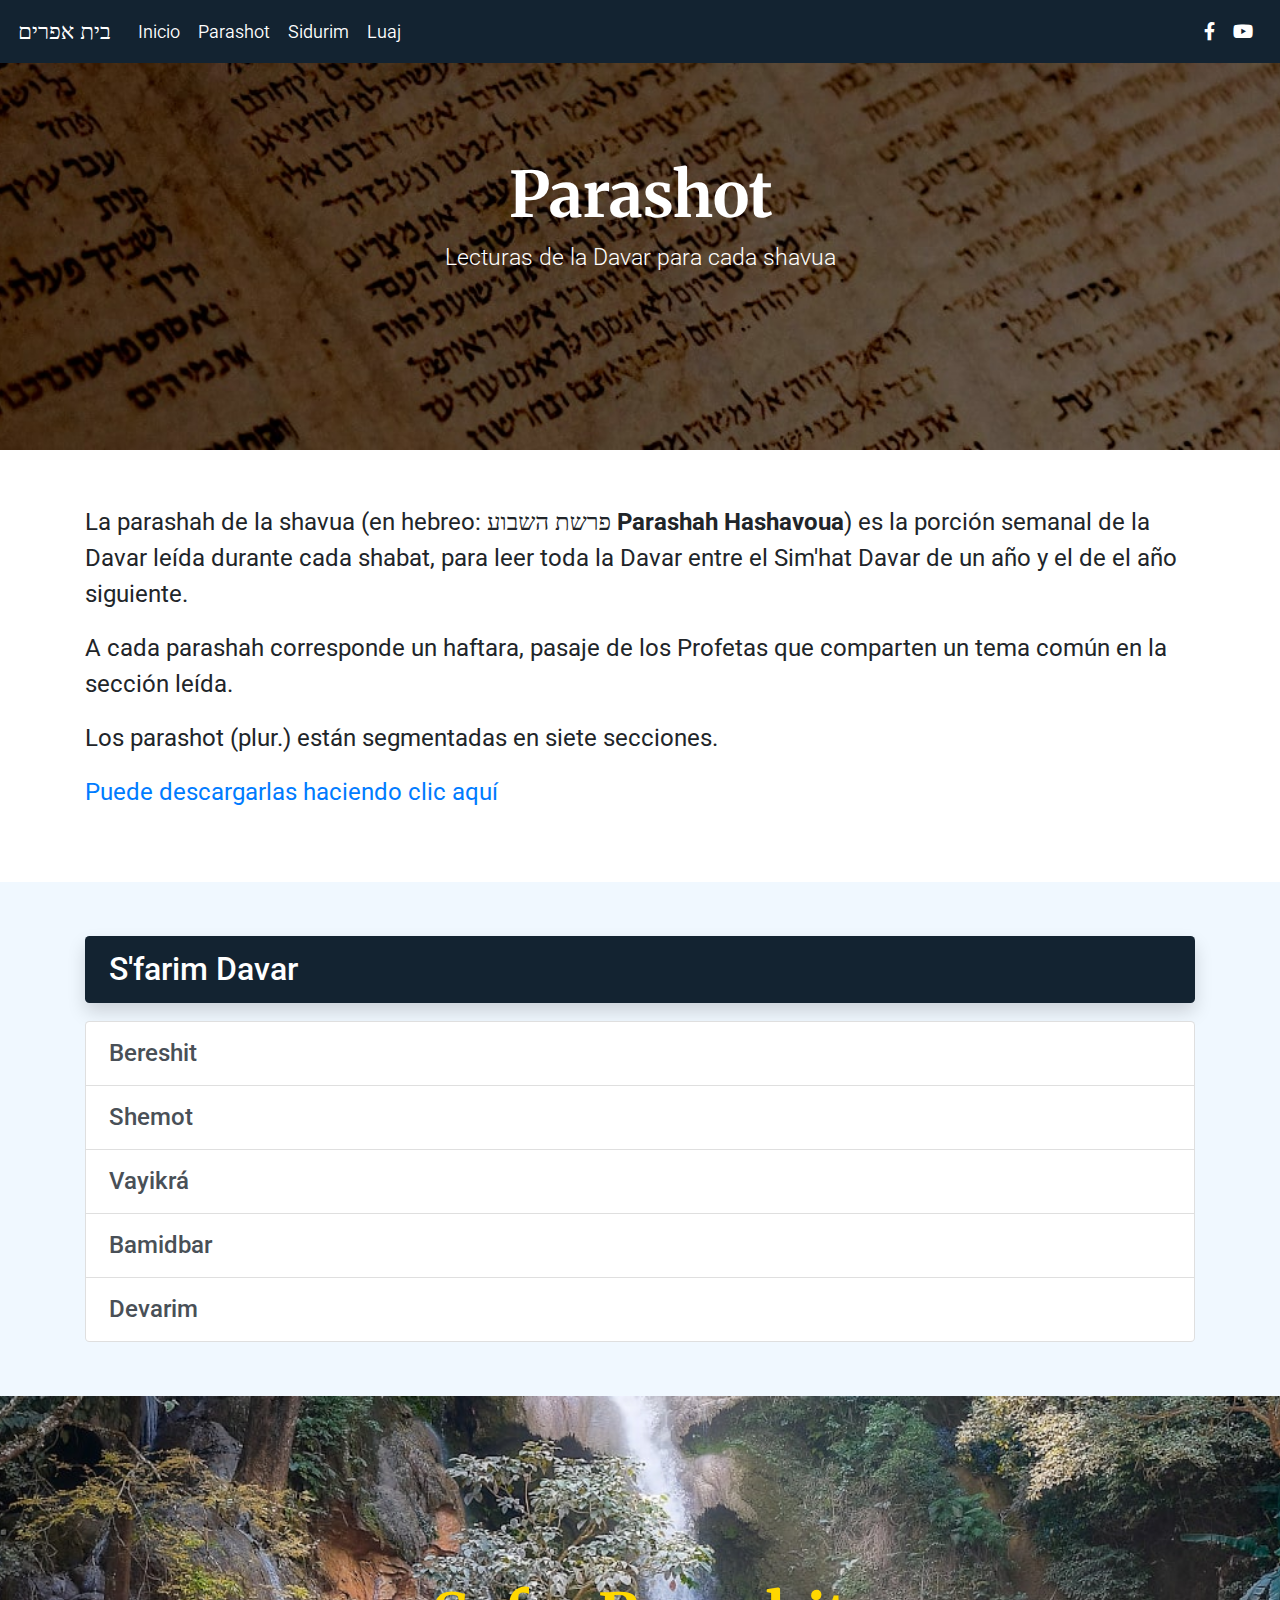
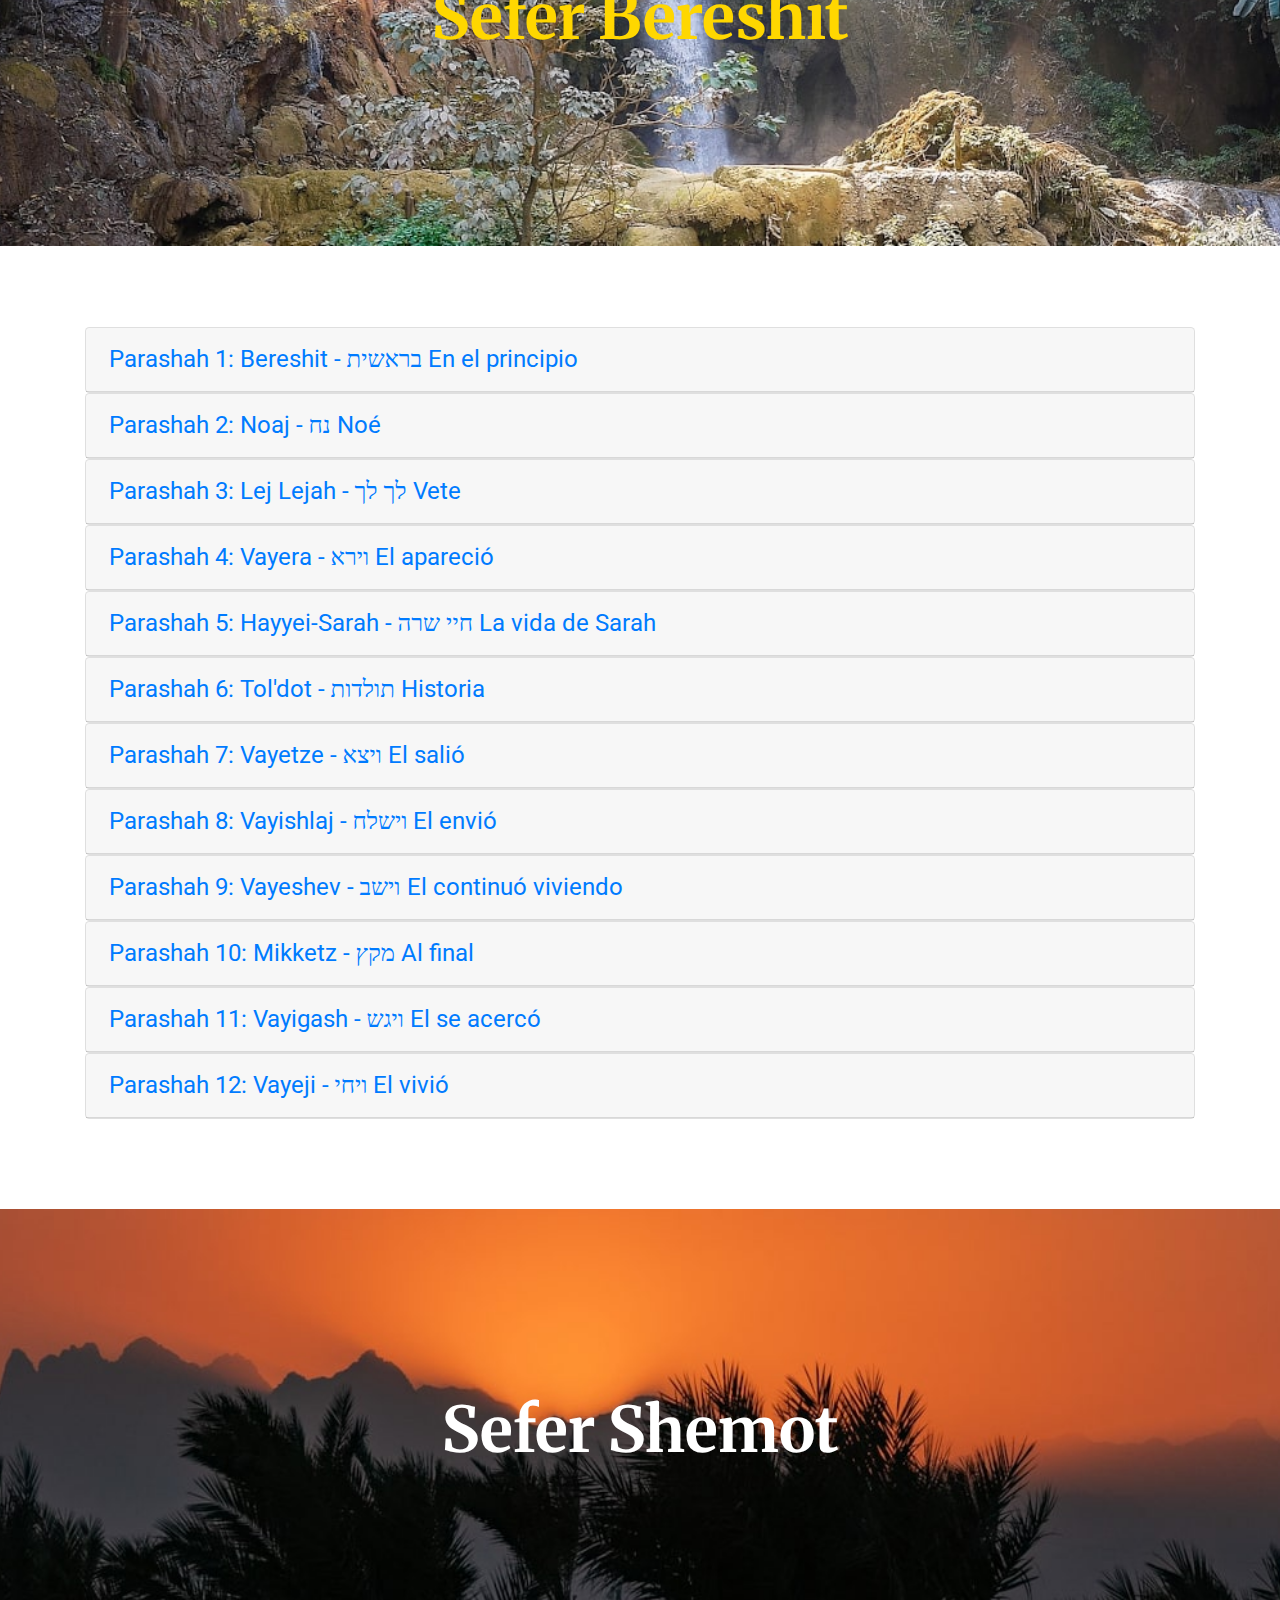
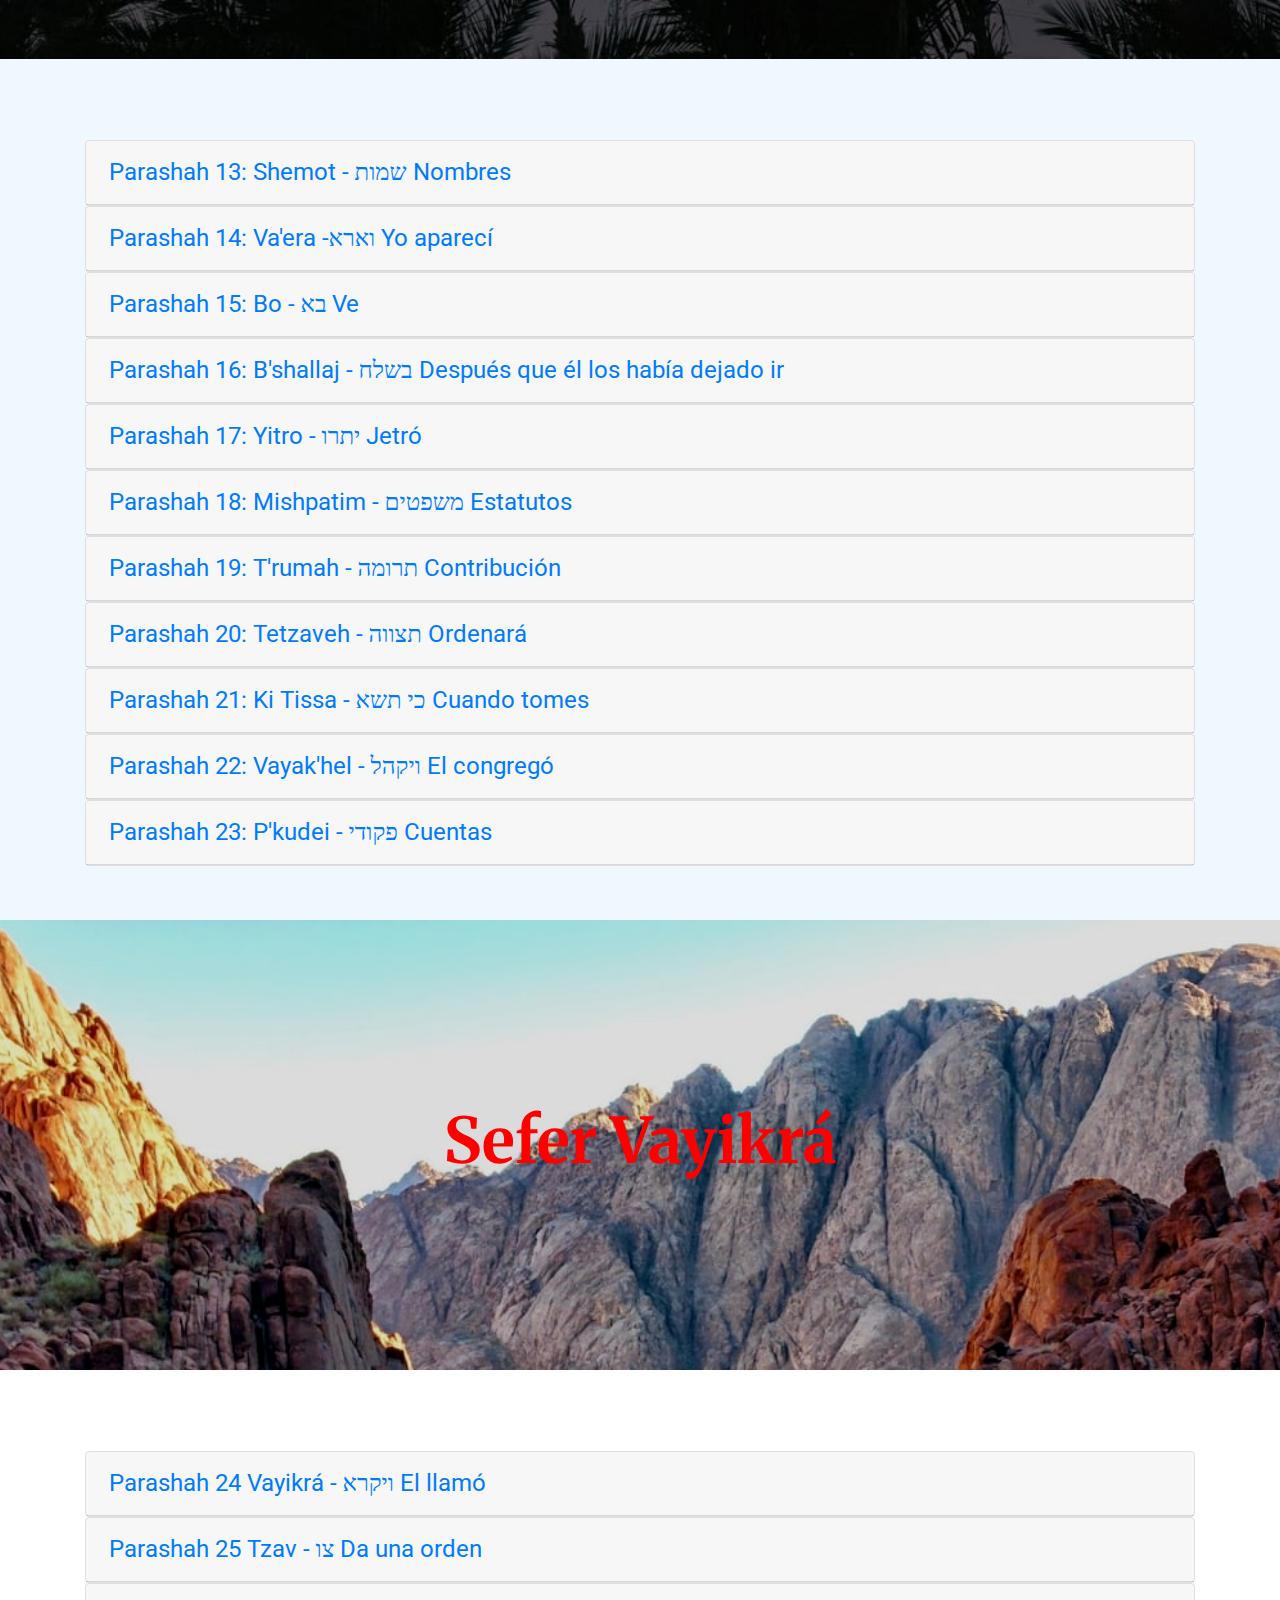
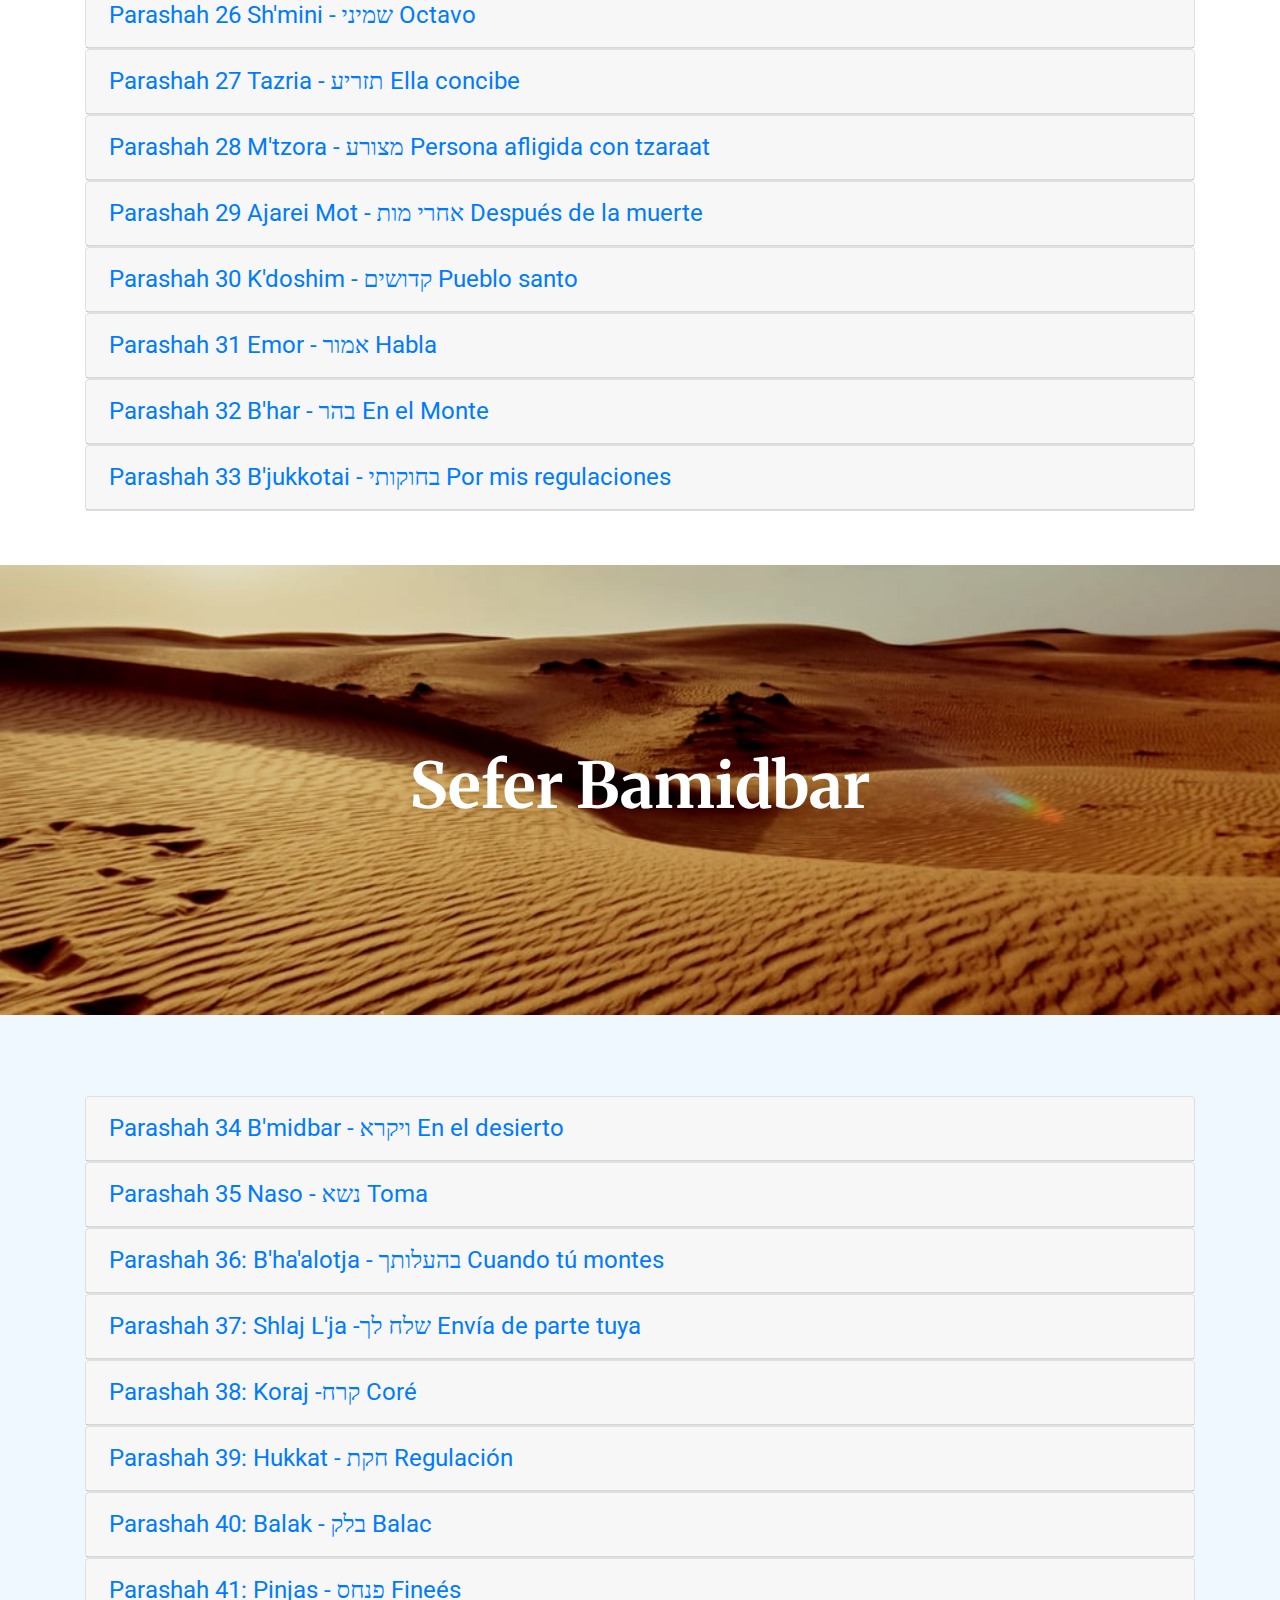
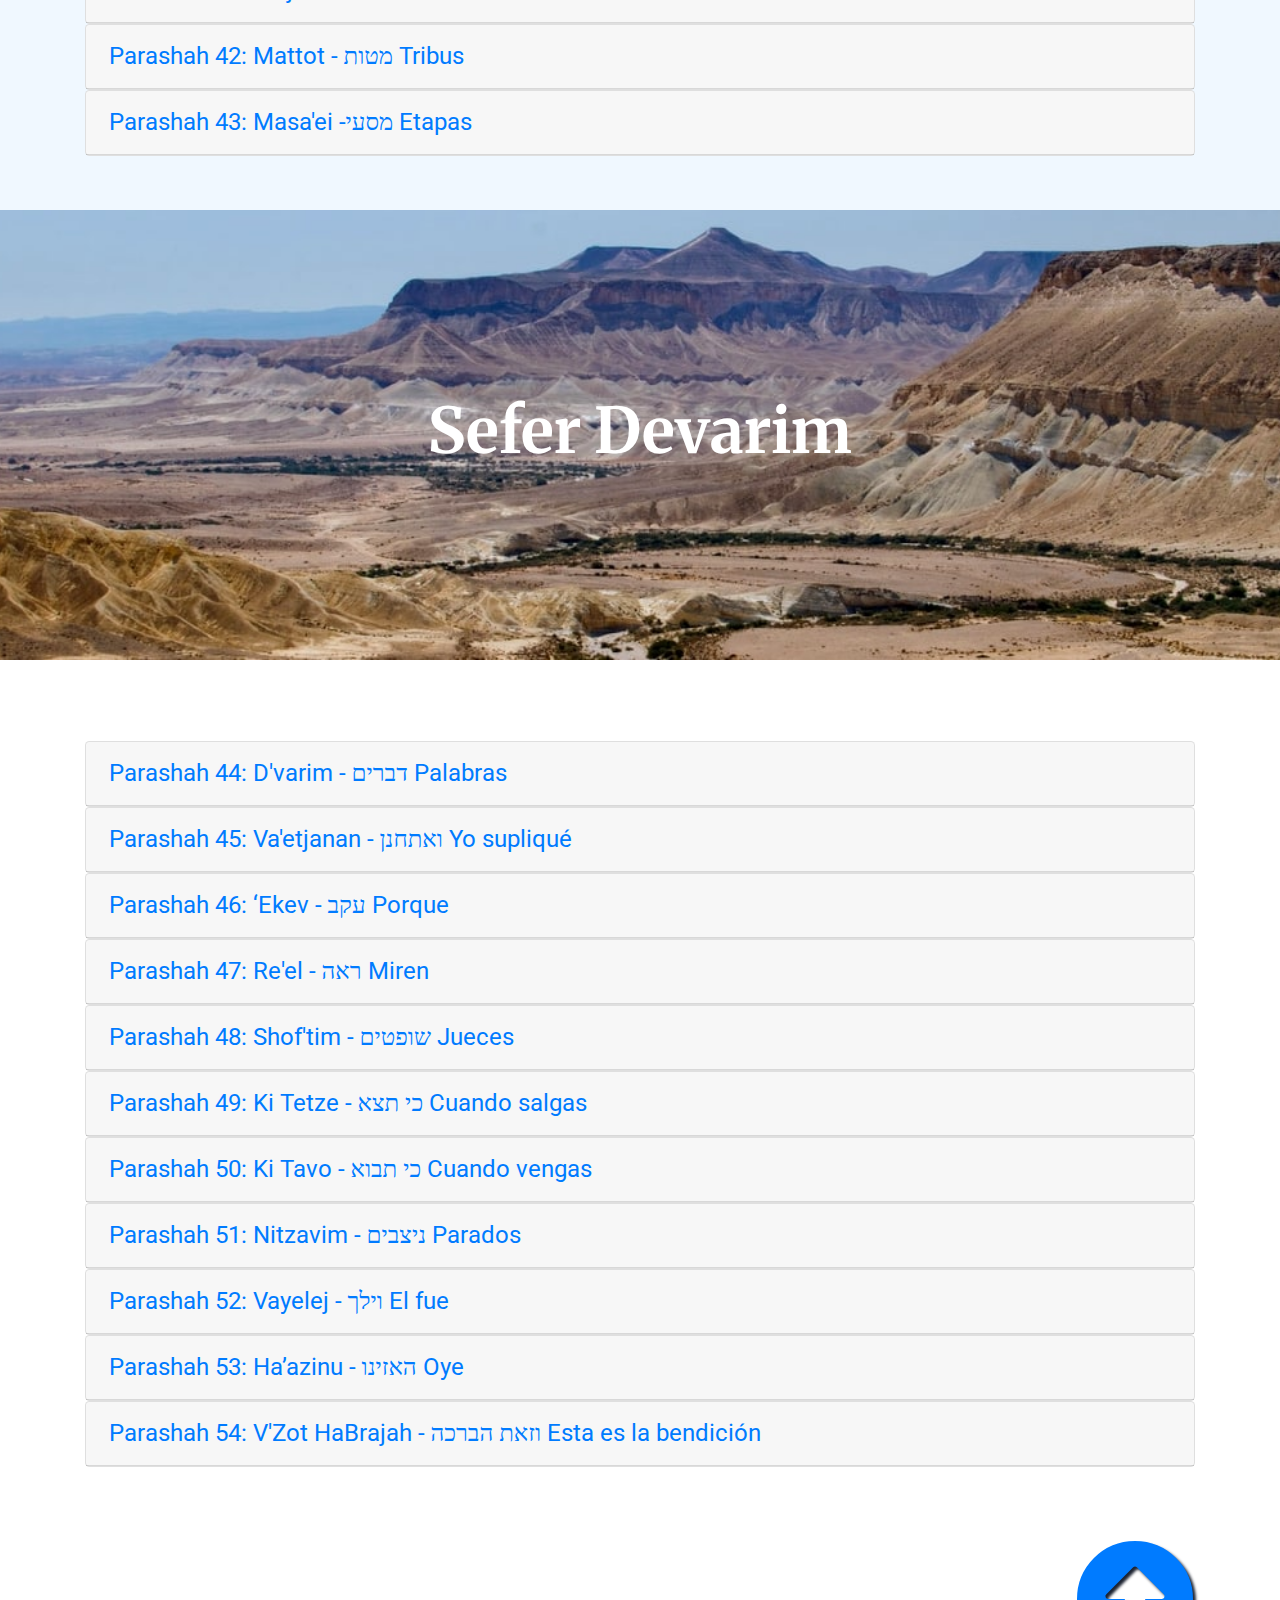
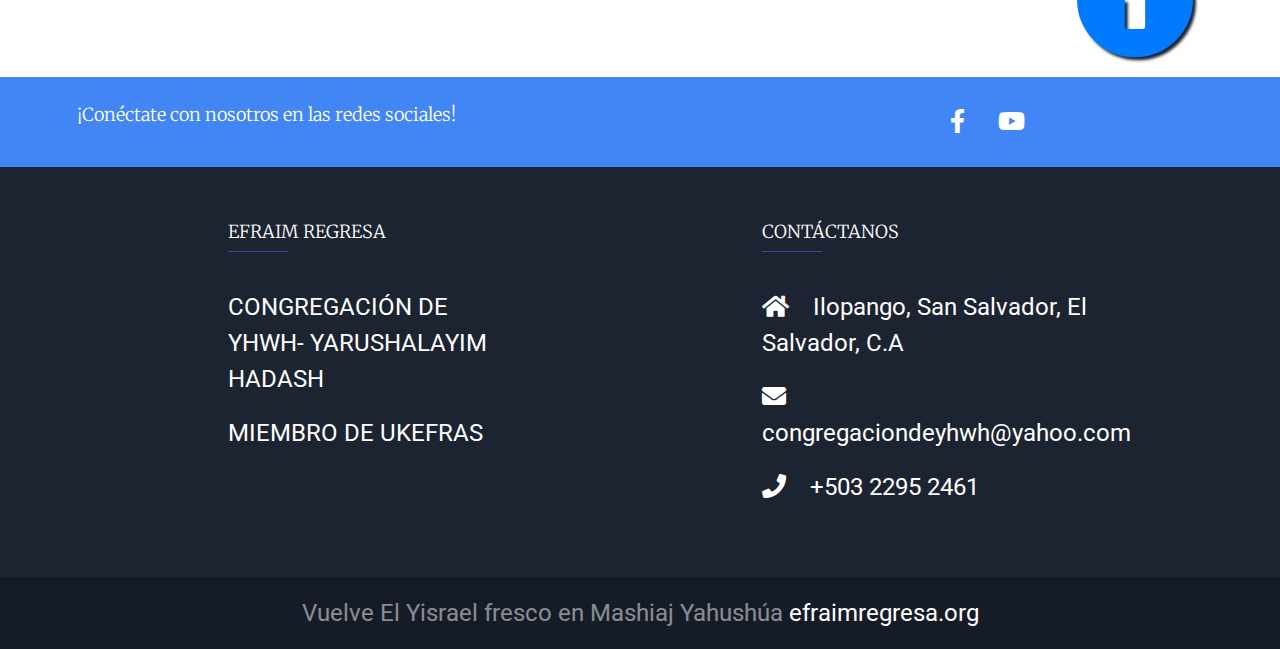
<file: parashot.html>
<!DOCTYPE html>
<html>
<head>
	<!-- php include_once 'head.php' !-->
  <meta charset="utf-8">
  <!-- Font Awesome -->
  <link rel="stylesheet" href="https://use.fontawesome.com/releases/v5.11.2/css/all.css">

  <!-- Google Fonts Roboto -->
  <link rel="stylesheet" href="https://fonts.googleapis.com/css?family=Roboto:300,400,500,700&display=swap">
  <link href="https://fonts.googleapis.com/css2?family=Merriweather:ital,wght@0,300;0,700;1,700&display=swap" rel="stylesheet">

  <link rel="stylesheet" href="https://maxcdn.bootstrapcdn.com/bootstrap/4.5.2/css/bootstrap.min.css">
  <script src="https://ajax.googleapis.com/ajax/libs/jquery/3.5.1/jquery.min.js"></script>
  <script src="https://cdnjs.cloudflare.com/ajax/libs/popper.js/1.16.0/umd/popper.min.js"></script>
  <script src="https://maxcdn.bootstrapcdn.com/bootstrap/4.5.2/js/bootstrap.min.js"></script>

  <!-- Custom styles -->
  <link rel="stylesheet" href="css/style3.css">
</head>
<body>
<header>
  <!-- Google tag (gtag.js) -->
  <script async src="https://www.googletagmanager.com/gtag/js?id=G-NL17W5LGME"></script>
  <script>
    window.dataLayer = window.dataLayer || [];
    function gtag(){dataLayer.push(arguments);}
    gtag('js', new Date());

    gtag('config', 'G-NL17W5LGME');
  </script>

  <script>
    fetch('header.html')
      .then(response => response.text())
      .then(data => {
        document.getElementById('head-placeholder').innerHTML = data;
      });
  </script>
  <div id="head-placeholder"></div>
	<!--php include_once 'header.php' !-->
</header> 	
 
<!-- Image header-->
<header id="maintop" class="masthead" 
style="background-image: url('img/banner/parashot.jpg');
">
  <div class="container h-100">
    <div class="row h-100 align-items-center py-5">
      <div class="col-12 text-center text-white py-5">
        <h1 class="display-4 font-weight-bold">Parashot</h1>
        <p class="lead">Lecturas de la Davar para cada shavua</p>
      </div>
    </div>
  </div>
</header>

<div class="container py-5">
	<p>La parashah de la shavua (en hebreo: פרשת השבוע <b>Parashah Hashavoua</b>) es la porción semanal de la Davar leída durante cada shabat, para leer toda la Davar entre el Sim'hat Davar de un año y el de el año siguiente.</p>
	<p>A cada parashah corresponde un haftara, pasaje de los Profetas que comparten un tema común en la sección leída.</p>
	<p>Los parashot (plur.) están segmentadas en siete secciones.</p>
	<p><a href="https://drive.google.com/file/d/1nl_X_K8UW9cDqzICpqeZnZ2SKQJIhCzV/view?usp=sharing" target="_blank">Puede descargarlas haciendo clic aquí</a>
	</p>
</div>

<div class="container-fluid" style="background: AliceBlue;">


<div class="container py-5 text-white" >
	<div class="alert deep-dark-blue shadow h3 text-white">
	    S'farim Davar 
	</div>

	<div class="list-group" style="font-weight: 500;">
	  <a href="#bereshit" class="list-group-item list-group-item-action" >Bereshit</a>
	  <a href="#shemot" class="list-group-item list-group-item-action">Shemot</a>
	  <a href="#vayikra" class="list-group-item list-group-item-action">Vayikrá</a>
	  <a href="#bamidbar" class="list-group-item list-group-item-action">Bamidbar</a>
	  <a href="#devarim" class="list-group-item list-group-item-action">Devarim</a>
	</div>
</div>
</div>

<!-- Bereshit !-->

<!-- Image header-->
<header id="bereshit" class="masthead" 
style="background-image: url('img/banner/bereshit.jpg');
">
  <div class="container h-100">
    <div class="row h-100 align-items-center py-5" 
    style="color: Gold;">
      <div class="col-12 text-center py-5">
        <h1 class="display-4 font-weight-bold">Sefer Bereshit</h1>
      </div>
    </div>
  </div>
</header>

<div class="container py-5">
  
  <div id="accordion" class="mt-4">
    <div class="card">
      <div class="card-header">
        <a class="collapsed card-link" data-toggle="collapse" href="#parasha1">
        Parashah 1: Bereshit - בראשית En el principio
      </a>
      </div>
      <div id="parasha1" class="collapse" data-parent="#accordion">
        <div class="card-body">
          <h4>Lecturas (Parashah 1)</h4>
          <ul>
            <li>
              <b>Davar de Moshe</b>
              <p>Bereshit 1:1-6:8</p>
            </li>
            <li>
              <b>Davar de neviim</b>
              <p>Yeshayah (Isaías) 42:5-43:10</p>
            </li>
            <li>
              <b>Davar del Brit hadasha</b>
              <p>Mattityah (Mat.) 1:1-17; 19:3-9; Lucas 3:23-38; 10:1-12; Yojanán (Juan) 1:1-18; 1 Corintios 6:15-20; 15:35:58; Romanos 5:12:21; Efesios 5:21-32; Colosenses 1:14-17; 1 Timoteo 2:11-15; Hibrit 1:1-3; 3:7-4:11; 11:1-7;
                2 Kefa (Pedro) 3:3-14; Revelación 21:1-5; 22:1-5</p>
            </li>
          </ul>
        </div>
      </div>
    </div>

    <div class="card">
      <div class="card-header">
        <a class="collapsed card-link" data-toggle="collapse" href="#parashah2">
          Parashah 2: Noaj - נח Noé
        </a>
      </div>
      <div id="parashah2" class="collapse" data-parent="#accordion">
        <div class="card-body">
          <h4>Lecturas (Parashah 2)</h4>
          <ul>
            <li>
              <b>Davar de Moshe</b>
              <p>Bereshit 6:9-11:32</p>
            </li>
            <li>
              <b>Davar de neviim</b>
              <p>Yeshayah (Isaías) 52:13-55:5</p>
            </li>
            <li>
              <b>Davar del Brit hadasha</b>
              <p>Mattityah (Mateo) 24:36:44; Lucas 17:26-37; Hechos 2:1-17; 1 Kefa (1 Pedro) 3:18-22; 2 Kefa (2 Pedro) 2:5
              </p>
            </li>
          </ul>
        </div>
      </div>
    </div>

    <div class="card">
      <div class="card-header">
        <a class="collapsed card-link" data-toggle="collapse" href="#parashah3">
          Parashah 3: Lej Lejah - לך לך  Vete 
        </a>
      </div>
      <div id="parashah3" class="collapse" data-parent="#accordion">
        <div class="card-body">
          <h4>Lecturas (Parashah 3)</h4>
          <ul>
            <li>
              <b>Davar de Moshe</b>
              <p>Bereshit 12:1-17:27</p>
            </li>
            <li>
              <b>Davar de neviim</b>
              <p>Yeshayah (Isaías) 40:27-41:16</p>
            </li>
            <li>
              <b>Davar del Brit hadasha</b>
              <p>
                Hechos 7:1-8; Romanos 3:19-5:6; Gálatas 3:15-18; 5:1-6; Colosenses 2:11-15; Hibrit 7:1-19; 11:8-12
              </p>
            </li>
          </ul>
        </div>
      </div>
    </div>

    <div class="card">
      <div class="card-header">
        <a class="collapsed card-link" data-toggle="collapse" href="#parashah4">
         Parashah 4: Vayera - וירא El apareció 
        </a>
      </div>
      <div id="parashah4" class="collapse" data-parent="#accordion">
        <div class="card-body">
          <h4>Lecturas (Parashah 4)</h4>
          <ul>
            <li>
              <b>Davar de Moshe</b>
              <p>Bereshit 18:1-22:24</p>
            </li>
            <li>
              <b>Davar de neviim</b>
              <p>Melajim bet (2Reyes) 4:1-37</p>
            </li>
            <li>
              <b>Davar del Brit hadasha</b>
              <p>
                Lucas 17:26-37; Romanos 9:6-9; Gálatas 4:21-31; Hibrit 6:13-20; 11:13-19; Yaakov 2:14-24; 2 Kefa (2 Pedro) 2:4-10
              </p>
            </li>
          </ul>
        </div>
      </div>
    </div>

    <div class="card">
      <div class="card-header">
        <a class="collapsed card-link" data-toggle="collapse" href="#parashah5">
         Parashah 5: Hayyei-Sarah - חיי שרה La vida de Sarah
        </a>
      </div>
      <div id="parashah5" class="collapse" data-parent="#accordion">
        <div class="card-body">
          <h4>Lecturas (Parashah 5)</h4>
          <ul>
            <li>
              <b>Davar de Moshe</b>
              <p>Bereshit 23:1-25:18</p>
            </li>
            <li>
              <b>Davar de neviim</b>
              <p>Melajim Alef (1 Reyes) 1:1-31</p>
            </li>
            <li>
              <b>Davar del Brit hadasha</b>
              <p>
                Mattityah (Mateo) 8:19-22; 27:3-10; Lucas 9:57-62
              </p>
            </li>
          </ul>
        </div>
      </div>
    </div>

    <div class="card">
      <div class="card-header">
        <a class="collapsed card-link" data-toggle="collapse" href="#parashah6">
         Parashah 6: Tol'dot - תולדות Historia
        </a>
      </div>
      <div id="parashah6" class="collapse" data-parent="#accordion">
        <div class="card-body">
          <h4>Lecturas (Parashah 6)</h4>
          <ul>
            <li>
              <b>Davar de Moshe</b>
              <p>Bereshit 25:19-28:9</p>
            </li>
            <li>
              <b>Davar de neviim</b>
              <p>Malaji (Malaquías) 1:1-2:7</p>
            </li>
            <li>
              <b>Davar del Brit hadasha</b>
              <p>
                Romanos 9:6-16; Hibrit 11:20; 12:14-17
              </p>
            </li>
          </ul>
        </div>
      </div>
    </div>

    <div class="card">
      <div class="card-header">
        <a class="collapsed card-link" data-toggle="collapse" href="#parashah7">
         Parashah 7: Vayetze - ויצא El salió
        </a>
      </div>
      <div id="parashah7" class="collapse" data-parent="#accordion">
        <div class="card-body">
          <h4>Lecturas (Parashah 7)</h4>
          <ul>
            <li>
              <b>Davar de Moshe</b>
              <p>Bereshit 28:10-32-3</p>
            </li>
            <li>
              <b>Davar de neviim</b>
              <p>Hoshea (Oseas) 11:7-13:10</p>
            </li>
            <li>
              <b>Davar del Brit hadasha</b>
              <p>
                Yojanán (Juan) 1:43-51
              </p>
            </li>
          </ul>
        </div>
      </div>
    </div>

    <div class="card">
      <div class="card-header">
        <a class="collapsed card-link" data-toggle="collapse" href="#parashah8">
         Parashah 8: Vayishlaj -  וישלח  El envió 
        </a>
      </div>
      <div id="parashah8" class="collapse" data-parent="#accordion">
        <div class="card-body">
          <h4>Lecturas (Parashah 8)</h4>
          <ul>
            <li>
              <b>Davar de Moshe</b>
              <p>Bereshit 32:4-36:43</p>
            </li>
            <li>
              <b>Davar de neviim</b>
              <p>Hoshea (Oseas) 11:7-12:12; Ovadyah (Abdías) 1-21</p>
            </li>
            <li>
              <b>Davar del Brit hadasha</b>
              <p>
                1 Corintios 5:1-13; Revelación 7:1-12
              </p>
            </li>
          </ul>
        </div>
      </div>
    </div>

    <div class="card">
      <div class="card-header">
        <a class="collapsed card-link" data-toggle="collapse" href="#parashah9">
        Parashah 9: Vayeshev - וישב El continuó viviendo 
        </a>
      </div>
      <div id="parashah9" class="collapse" data-parent="#accordion">
        <div class="card-body">
          <h4>Lecturas (Parashah 9)</h4>
          <ul>
            <li>
              <b>Davar de Moshe</b>
              <p>Bereshit 37:1-40:23</p>
            </li>
            <li>
              <b>Davar de neviim</b>
              <p>Amos 2:6 - 3:8</p>
            </li>
            <li>
              <b>Davar del Brit hadasha</b>
              <p>
                Hechos 7:9-16
              </p>
            </li>
          </ul>
        </div>
      </div>
    </div>

    <div class="card">
      <div class="card-header">
        <a class="collapsed card-link" data-toggle="collapse" href="#parashah10">
        Parashah 10: Mikketz - מקץ Al final 
        </a>
      </div>
      <div id="parashah10" class="collapse" data-parent="#accordion">
        <div class="card-body">
          <h4>Lecturas (Parashah 10)</h4>
          <ul>
            <li>
              <b>Davar de Moshe</b>
              <p>Bereshit 41:1-44:17</p>
            </li>
            <li>
              <b>Davar de neviim</b>
              <p>Melajim Alef (1 Reyes) 3:15-4:1</p>
            </li>
            <li>
              <b>Davar del Brit hadasha</b>
              <p>
                Hechos 7:9-16
              </p>
            </li>
          </ul>
        </div>
      </div>
    </div>

    <div class="card">
      <div class="card-header">
        <a class="collapsed card-link" data-toggle="collapse" href="#parashah11">
        Parashah 11: Vayigash - ויגש El se acercó
        </a>
      </div>
      <div id="parashah11" class="collapse" data-parent="#accordion">
        <div class="card-body">
          <h4>Lecturas (Parashah 11)</h4>
          <ul>
            <li>
              <b>Davar de Moshe</b>
              <p>Bereshit 44:18-47:27</p>
            </li>
            <li>
              <b>Davar de neviim</b>
              <p>Yejezkel (Ezequiel) 37:15-28</p>
            </li>
            <li>
              <b>Davar del Brit hadasha</b>
              <p>
                Hechos 7:9-16
              </p>
            </li>
          </ul>
        </div>
      </div>
    </div>

    <div class="card">
      <div class="card-header">
        <a class="collapsed card-link" data-toggle="collapse" href="#parashah9">
        Parashah 12: Vayeji - ויחי El vivió 
        </a>
      </div>
      <div id="parashah9" class="collapse" data-parent="#accordion">
        <div class="card-body">
          <h4>Lecturas (Parashah 12)</h4>
          <ul>
            <li>
              <b>Davar de Moshe</b>
              <p>Bereshit 47:28-50:26</p>
            </li>
            <li>
              <b>Davar de neviim</b>
              <p>Melajim Alef (1 Reyes) 2:1-12</p>
            </li>
            <li>
              <b>Davar del Brit hadasha</b>
              <p>
                Hechos 7:9-16; Hibrit 11:21-22; 1 Kefa (1 Pedro) 1:3-9; 2:11-17
              </p>
            </li>
          </ul>
        </div>
      </div>
    </div>
  </div>
  <!-- Acordion !-->
</div>
<!-- Bereshit !-->
<br>

<!-- Image header-->
<header id="shemot" class="masthead" 
style="background-image: url('img/banner/shemot.jpg');
">
  <div class="container h-100">
    <div class="row h-100 align-items-center py-5 text-white" 
  >
      <div class="col-12 text-center py-5">
        <h1 class="display-4 font-weight-bold">Sefer Shemot</h1>
      </div>
    </div>
  </div>
</header>

<div class="container-fluid" style="background: AliceBlue;">
<div class="container py-5">
  <div id="accordions" class="mt-4">
  <div class="card">
    <div class="card-header">
      <a class="collapsed card-link" data-toggle="collapse" href="#parashah13">
        Parashah 13:  Shemot - שמות Nombres
        </a>
    </div>

    <div id="parashah13" class="collapse" data-parent="#accordions">
      <div class="card-body">
        <h4>Lecturas (parashah 13)</h4>
        <ul>
          <li>
            <b>Davar de Moshe</b>
            <p>Shemot 1:1-6:1</p>
          </li>
          <li>
            <b>Davar de neviim</b>
            <p>Yeshayah (Isaías) 27:6-28:13; 29:22-23 (A); Yirmeyah (Jeremías) 1:1-2:3 (S)</p>
          </li>
          <li>
            <b>Davar del Brit hadasha</b>
            <p>
              Mattityah (Mateo) 22:23-33; 41-46; Yojanán Mordejai (Marcos) 12:18-27; 35-37; Lucas 20:27-44; Hechos 3:12-15; 5:27-32; 7:17-36; 22:12-16; 24:14-16; Hibrit 11:23-26
            </p>
          </li>
        </ul>
      </div>
    </div>
  </div>

  <div class="card">
    <div class="card-header">
      <a class="collapsed card-link" data-toggle="collapse" href="#parashah14">
        Parashah 14: Va'era -וארא Yo aparecí
        </a>
    </div>
    <div id="parashah14" class="collapse" data-parent="#accordions">
      <div class="card-body">
        <h4>Lecturas (parashah 14)</h4>
        <ul>
          <li>
            <b>Davar de Moshe</b>
            <p>Shemot 6:2-9:35</p>
          </li>
          <li>
            <b>Davar de neviim</b>
            <p>Yejezkel (Ezequiel) 28:25-29:21</p>
          </li>
          <li>
            <b>Davar del Brit hadasha</b>
            <p>
              Romanos 9:14-17; 2 Corintios 6:14-7:1
            </p>
          </li>
        </ul>
      </div>
    </div>
  </div>

  <div class="card">
    <div class="card-header">
      <a class="collapsed card-link" data-toggle="collapse" href="#parashah15">
        Parashah 15: Bo - בא Ve 
        </a>
    </div>
    <div id="parashah15" class="collapse" data-parent="#accordions">
      <div class="card-body">
        <h4>Lecturas (parashah 15)</h4>
        <ul>
          <li>
            <b>Davar de Moshe</b>
            <p>Shemot 10:1-13:16.</p>
          </li>
          <li>
            <b>Davar de neviim</b>
            <p>Yirmeyah (Jeremías) 46:13-28</p>
          </li>
          <li>
            <b>Davar del Brit hadasha</b>
            <p>
              Lucas 2:22-24; Yojanán (Juan) 19:31-37; Hechos 13:16-17; Revelación 8:6-9:12; 16:1-21
            </p>
          </li>
        </ul>
      </div>
    </div>
  </div>

  <div class="card">
    <div class="card-header">
      <a class="collapsed card-link" data-toggle="collapse" href="#parashah16">
        Parashah 16: B'shallaj - בשלח Después que él los había dejado ir
        </a>
    </div>
    <div id="parashah16" class="collapse" data-parent="#accordions">
      <div class="card-body">
        <h4>Lecturas (parashah 16)</h4>
        <ul>
          <li>
            <b>Davar de Moshe</b>
            <p>Shemot 13:17-17:16</p>
          </li>
          <li>
            <b>Davar de neviim</b>
            <p>Shoftim (Jueces) 4:4-5:31</p>
          </li>
          <li>
            <b>Davar del Brit hadasha</b>
            <p>
              Lucas 2:22-24; Yojanán (Juan) 6:25-35; 19:31-37; 1 Corintios 10: 1-13; 2 Corintios 8:1-15; Revelación: 15:1-4
            </p>
          </li>
        </ul>
      </div>
    </div>
  </div>

  <div class="card">
    <div class="card-header">
      <a class="collapsed card-link" data-toggle="collapse" href="#parashah17">
        Parashah 17: Yitro  - יתרו Jetró 
        </a>
    </div>
    <div id="parashah17" class="collapse" data-parent="#accordions">
      <div class="card-body">
        <h4>Lecturas (parashah 17)</h4>
        <ul>
          <li>
            <b>Davar de Moshe</b>
            <p>Shemot 18:1-20:23(26)</p>
          </li>
          <li>
            <b>Davar de neviim</b>
            <p>Yeshayah (Isaías) 6:1-7:6; 9:5-6 (6-7)</p>
          </li>
          <li>
            <b>Davar del Brit hadasha</b>
            <p>
              Mattityah (Mateo) 5:21-30; 15:1-11; 19:16-30; Yojanán Mordejai (Marcos) 7:5-15; 10:17-31; Lucas 18:18-30; Hechos 6:1-7; Romanos 2:17-29; 7:7-12; 13:8-10; Efesios 6:1-3: 1 Timoteo 3:1-15; 2 Timoteo 2:2; Tito 1:5-9; Hibrit 12:18-29;
              Yaakov(Jacobo) 2:8-13; 1 Kefa (Pedro) 2:9-10
            </p>
          </li>
        </ul>
      </div>
    </div>
  </div>

  <div class="card">
    <div class="card-header">
      <a class="collapsed card-link" data-toggle="collapse" href="#parashah18">
        Parashah 18: Mishpatim - משפטים Estatutos
        </a>
    </div>
    <div id="parashah18" class="collapse" data-parent="#accordions">
      <div class="card-body">
        <h4>Lecturas (parashah 18)</h4>
        <ul>
          <li>
            <b>Davar de Moshe</b>
            <p>Shemot 21:1-24:18</p>
          </li>
          <li>
            <b>Davar de neviim</b>
            <p>Yirmeyah (Jeremías) 33:25-26; 34:8-22</p>
          </li>
          <li>
            <b>Davar del Brit hadasha</b>
            <p>
              Mattityah (Mateo) 5:38-42; 15:1-20; Yojanán Mordejai (Marcos) 7:1-23; Hechos 23:1-11; Hibrit 9:15-22; 10:28-39
            </p>
          </li>
        </ul>
      </div>
    </div>
  </div>

  <div class="card">
    <div class="card-header">
      <a class="collapsed card-link" data-toggle="collapse" href="#parashah19">
        Parashah 19: T'rumah - תרומה Contribución
        </a>
    </div>
    <div id="parashah19" class="collapse" data-parent="#accordions">
      <div class="card-body">
        <h4>Lecturas (parashah 19)</h4>
        <ul>
          <li>
            <b>Davar de Moshe</b>
            <p>Shemot 25:1-27:19</p>
          </li>
          <li>
            <b>Davar de neviim</b>
            <p>Melajim Alef (1 Reyes) 5:26-6:13</p>
          </li>
          <li>
            <b>Davar del Brit hadasha</b>
            <p>
              Hibrit 8:1-6; 9:23-24; 10:1
            </p>
          </li>
        </ul>
      </div>
    </div>
  </div>

  <div class="card">
    <div class="card-header">
      <a class="collapsed card-link" data-toggle="collapse" href="#parashah20">
        Parashah 20: Tetzaveh - תצווה Ordenará
        </a>
    </div>
    <div id="parashah20" class="collapse" data-parent="#accordions">
      <div class="card-body">
        <h4>Lecturas (parashah 20)</h4>
        <ul>
          <li>
            <b>Davar de Moshe</b>
            <p>Shemot 27:20-30:10</p>
          </li>
          <li>
            <b>Davar de neviim</b>
            <p>Yejezkel (Ezequiel) 43:10-27</p>
          </li>
          <li>
            <b>Davar del Brit hadasha</b>
            <p>
              Filipenses 4:10-20
            </p>
          </li>
        </ul>
      </div>
    </div>
  </div>

  <div class="card">
    <div class="card-header">
      <a class="collapsed card-link" data-toggle="collapse" href="#parashah21">
        Parashah 21: Ki Tissa - כי תשא Cuando tomes
        </a>
    </div>
    <div id="parashah21" class="collapse" data-parent="#accordions">
      <div class="card-body">
        <h4>Lecturas (parashah 21)</h4>
        <ul>
          <li>
            <b>Davar de Moshe</b>
            <p>Shemot 30:11-34:35</p>
          </li>
          <li>
            <b>Davar de neviim</b>
            <p>Melajim Alef (1 Reyes) 18:1-39</p>
          </li>
          <li>
            <b>Davar del Brit hadasha</b>
            <p>
              Lucas 11:14-20; Hechos 7:35-8:1; 1 Corintios 10:1-13; 2 Corintios 3:1-18
            </p>
          </li>
        </ul>
      </div>
    </div>
  </div>

  <div class="card">
    <div class="card-header">
      <a class="collapsed card-link" data-toggle="collapse" href="#parashah22">
        Parashah 22: Vayak'hel - ויקהל El congregó
        </a>
    </div>
    <div id="parashah22" class="collapse" data-parent="#accordions">
      <div class="card-body">
        <h4>Lecturas (parashah 22)</h4>
        <ul>
          <li>
            <b>Davar de Moshe</b>
            <p>Shemot 35:1-38:20</p>
          </li>
          <li>
            <b>Davar de neviim</b>
            <p>Melajim Alef (1 Reyes) 7:13-50</p>
          </li>
          <li>
            <b>Davar del Brit hadasha</b>
            <p>
              2 Corintios 9:1-15; Hibrit 9:1-14; Revelación 11:1-13
            </p>
          </li>
        </ul>
      </div>
    </div>
  </div>

  <div class="card">
    <div class="card-header">
      <a class="collapsed card-link" data-toggle="collapse" href="#parashah23">
        Parashah 23: P'kudei - פקודי Cuentas
        </a>
    </div>
    <div id="parashah23" class="collapse" data-parent="#accordions">
      <div class="card-body">
        <h4>Lecturas (parashah 23) </h4>
        <ul>
          <li>
            <b>Davar de Moshe</b>
            <p>Shemot 38:21-40:38</p>
          </li>
          <li>
            <b>Davar de neviim</b>
            <p>Melajim Alef (1 Reyes) 7:40-8:21</p>
          </li>
          <li>
            <b>Davar del Brit hadasha</b>
            <p>
              Revelación 15:5-8.
            </p>
          </li>
        </ul>
      </div>
    </div>
  </div>
</div>
<!-- Acordion Shemot!-->
</div>
</div>

<!-- Container Sefer Vayikrá !-->

<!-- Image header-->
<header id="vayikra" class="masthead" 
style="background-image: url('img/banner/vayikra.jpg');
">
  <div class="container h-100">
    <div class="row h-100 align-items-center py-5" 
  >
      <div class="col-12 text-center py-5" style="color: red;">
        <h1 class="display-4 font-weight-bold">Sefer Vayikrá</h1>
      </div>
    </div>
  </div>
</header>

<div class="container py-5">
  <div id="accordionv" class="mt-4">

    <div class="card">
      <div class="card-header">
        <a class="collapsed card-link" data-toggle="collapse" href="#parasha24">
        Parashah 24 Vayikrá - ויקרא El llamó
      </a>
      </div>
      <div id="parasha24" class="collapse" data-parent="#accordionv">
        <div class="card-body">
          <h4>Lecturas (Parashah 24)</h4>
          <ul>
            <li>
              <b>Davar de Moshe</b>
              <p>Vayikrá 1:1-5:26 (6:7)</p>
            </li>
            <li>
              <b>Davar de neviim</b>
              <p>Yeshayah (Isaías) 43:21-44:23</p>
            </li>
            <li>
              <b>Davar del Brit hadasha</b>
              <p>Romanos 8:1-13; Hibrit 10:1-14; 13:10-16.</p>
            </li>
          </ul>
        </div>
      </div>
    </div>
    <!-- card !-->

    <div class="card">
      <div class="card-header">
        <a class="collapsed card-link" data-toggle="collapse" href="#parasha25">
        Parashah 25 Tzav - צו Da una orden
      </a>
      </div>
      <div id="parasha25" class="collapse" data-parent="#accordionv">
        <div class="card-body">
          <h4>Lecturas (Parashah 25)</h4>
          <ul>
            <li>
              <b>Davar de Moshe</b>
              <p>Vayikrá 6:1(8)-8:36</p>
            </li>
            <li>
              <b>Davar de neviim</b>
              <p>Yirmeyah (Jeremías) 7:21-8:3; 9:22-23</p>
            </li>
            <li>
              <b>Davar del Brit hadasha</b>
              <p>Yojanán Mordejai (Marcos) 12:28-34; Romanos 12:1-2; 1 Corintios 10: 14-23</p>
            </li>
          </ul>
        </div>
      </div>
    </div>
    <!-- card !-->

    <div class="card">
      <div class="card-header">
        <a class="collapsed card-link" data-toggle="collapse" href="#parasha26">
        Parashah 26 Sh'mini - שמיני Octavo
      </a>
      </div>
      <div id="parasha26" class="collapse" data-parent="#accordionv">
        <div class="card-body">
          <h4>Lecturas (Parashah 26)</h4>
          <ul>
            <li>
              <b>Davar de Moshe</b>
              <p>Vayikrá 9:1-11:47</p>
            </li>
            <li>
              <b>Davar de neviim</b>
              <p>Sh'mu'el Bet (2 Samuel) 6:1-7:17</p>
            </li>
            <li>
              <b>Davar del Brit hadasha</b>
              <p>Yojanán Mordejai(Marcos) 7:1-23; Hechos 5:1-11; 10:1-35; 2 Corintios 6:14-7:1; Gálatas 2:11-16; 1 Kefa (Pedro) 1:13-16</p>
            </li>
          </ul>
        </div>
      </div>
    </div>
    <!-- card !-->

    <div class="card">
      <div class="card-header">
        <a class="collapsed card-link" data-toggle="collapse" href="#parasha27">
        Parashah 27 Tazria - תזריע Ella concibe
      </a>
      </div>
      <div id="parasha27" class="collapse" data-parent="#accordionv">
        <div class="card-body">
          <h4>Lecturas (Parashah 27)</h4>
          <ul>
            <li>
              <b>Davar de Moshe</b>
              <p>Vayikrá 12:1-13:59</p>
            </li>
            <li>
              <b>Davar de neviim</b>
              <p>Melajim Bet (2Reyes) 4:42-5:19</p>
            </li>
            <li>
              <b>Davar del Brit hadasha</b>
              <p>Mattityah (Mateo) 8:1-4, 11:2-6; Yojanán Mordejai (Marcos)1:40-45; Lucas 2:22-24; 5:12-16; 7:18-23</p>
            </li>
          </ul>
        </div>
      </div>
    </div>
    <!-- card !-->

    <div class="card">
      <div class="card-header">
        <a class="collapsed card-link" data-toggle="collapse" href="#parasha28">
        Parashah 28 M'tzora - מצורע Persona afligida con tzaraat
      </a>
      </div>
      <div id="parasha28" class="collapse" data-parent="#accordionv">
        <div class="card-body">
          <h4>Lecturas (Parashah 28)</h4>
          <ul>
            <li>
              <b>Davar de Moshe</b>
              <p>Vayikrá 14:1-15:33</p>
            </li>
            <li>
              <b>Davar de neviim</b>
              <p>Melajim Bet (2 Reyes) 7:3-20</p>
            </li>
            <li>
              <b>Davar del Brit hadasha</b>
              <p>Mattityah (Mateo) 9:20-26; Yojanán Mordejai (Marcos) 5:24-34; Lucas 8:42b-48; Hibrit13:4</p>
            </li>
          </ul>
        </div>
      </div>
    </div>
    <!-- card !-->

    <div class="card">
      <div class="card-header">
        <a class="collapsed card-link" data-toggle="collapse" href="#parasha29">
        Parashah 29 Ajarei Mot - אחרי מות Después de la muerte
      </a>
      </div>
      <div id="parasha29" class="collapse" data-parent="#accordionv">
        <div class="card-body">
          <h4>Lecturas (Parashah 29)</h4>
          <ul>
            <li>
              <b>Davar de Moshe</b>
              <p>Vayikrá 16:1-18:30</p>
            </li>
            <li>
              <b>Davar de neviim</b>
              <p>Yejezkel (Ezequiel) 22:1-22</p>
            </li>
            <li>
              <b>Davar del Brit hadasha</b>
              <p>Romanos 3:19-28; 9:30-10:13; 1 Corintios 5:1-13 con 2 Corintios 2:1-11; Gálatas 3:10-14; Hibrit 7:23-10:25</p>
            </li>
          </ul>
        </div>
      </div>
    </div>
    <!-- card !-->

    <div class="card">
      <div class="card-header">
        <a class="collapsed card-link" data-toggle="collapse" href="#parasha30">
        Parashah 30 K'doshim - קדושים Pueblo santo
      </a>
      </div>
      <div id="parasha30" class="collapse" data-parent="#accordionv">
        <div class="card-body">
          <h4>Lecturas (Parashah 30)</h4>
          <ul>
            <li>
              <b>Davar de Moshe</b>
              <p>Vayikrá 19:1-20-27</p>
            </li>
            <li>
              <b>Davar de neviim</b>
              <p>Amos 9:7-15; Yejezkel (Ezequiel) 20:2-20</p>
            </li>
            <li>
              <b>Davar del Brit hadasha</b>
              <p>Mattityah (Mateo) 5:33-37; 5:43-48; 15:1-11; 19:16-30; 22:33-40; Yojanán Mordejai (Marcos) 7:1-23; 12:28-34; Lucas 10:25-39; Romanos 13:8-10; Gálatas 5:13-26; Yaakov (Jacobo) 2:1-9; 1 Kefa (Pedro) 1:13-21</p>
            </li>
          </ul>
        </div>
      </div>
    </div>
    <!-- card !-->

    <div class="card">
      <div class="card-header">
        <a class="collapsed card-link" data-toggle="collapse" href="#parasha31">
        Parashah 31 Emor - אמור Habla
      </a>
      </div>
      <div id="parasha31" class="collapse" data-parent="#accordionv">
        <div class="card-body">
          <h4>Lecturas (Parashah 31)</h4>
          <ul>
            <li>
              <b>Davar de Moshe</b>
              <p>Vayikrá 21:1-24:23</p>
            </li>
            <li>
              <b>Davar de neviim</b>
              <p>Yejezkel (Ezequiel) 44:15-31</p>
            </li>
            <li>
              <b>Davar del Brit hadasha</b>
              <p>Mattityah (Mateo) 5:38-42; Gálatas 3:26-29;</p>
              <p>En conexión con las jagim lean las lecturas para la Parashah 41</p>
            </li>
          </ul>
        </div>
      </div>
    </div>
    <!-- card !-->

    <div class="card">
      <div class="card-header">
        <a class="collapsed card-link" data-toggle="collapse" href="#parasha32">
        Parashah 32 B'har - בהר En el Monte
      </a>
      </div>
      <div id="parasha32" class="collapse" data-parent="#accordionv">
        <div class="card-body">
          <h4>Lecturas (Parashah 32)</h4>
          <ul>
            <li>
              <b>Davar de Moshe</b>
              <p>Vayikrá 25:1-26:2</p>
            </li>
            <li>
              <b>Davar de neviim</b>
              <p>Yirmeyah (Jeremías) 32:6-27</p>
            </li>
            <li>
              <b>Davar del Brit hadasha</b>
              <p>Lucas 4:16-21; 1 Corintios 7:21-24; Gálatas 6:7-10</p>
            </li>
          </ul>
        </div>
      </div>
    </div>
    <!-- card !-->

    <div class="card">
      <div class="card-header">
        <a class="collapsed card-link" data-toggle="collapse" href="#parasha33">
        Parashah 33 B'jukkotai - בחוקותי Por mis regulaciones
      </a>
      </div>
      <div id="parasha33" class="collapse" data-parent="#accordionv">
        <div class="card-body">
          <h4>Lecturas (Parashah 33)</h4>
          <ul>
            <li>
              <b>Davar de Moshe</b>
              <p>Vayikrá 26:3-27:34</p>
            </li>
            <li>
              <b>Davar de neviim</b>
              <p>Yirmeyah (Jeremías) 16:19-17:14</p>
            </li>
            <li>
              <b>Davar del Brit hadasha</b>
              <p>Yojanán (Juan) 14:15-21; 15:10-12; 1 Yojanán (1 de Juan) completo</p>
            </li>
          </ul>
        </div>
      </div>
    </div>
    <!-- card !-->

  </div>
  <!-- Acordion Vayikrá !-->
</div>
<!-- Container Sefer Vayikrá !-->

<!-- Container Sefer Bamidbar !-->

<!-- Image header-->
<header id="bamidbar" class="masthead" 
style="background-image: url('img/banner/bamidbar.jpg');
">
  <div class="container h-100">
    <div class="row h-100 align-items-center py-5" 
  >
      <div class="col-12 text-center py-5 text-white">
        <h1 class="display-4 font-weight-bold">Sefer Bamidbar</h1>
      </div>
    </div>
  </div>
</header>

<div class="container-fluid" style="background: AliceBlue;">
<div class="container py-5">

  <div id="accordionb" class="mt-4">

    <div class="card">
      <div class="card-header">
        <a class="collapsed card-link" data-toggle="collapse" href="#parasha34">
        Parashah 34 B'midbar - ויקרא En el desierto
      </a>
      </div>
      <div id="parasha34" class="collapse" data-parent="#accordionb">
        <div class="card-body">
          <h4>Lecturas (Parashah 34)</h4>
          <ul>
            <li>
              <b>Davar de Moshe</b>
              <p>Bamidbar 1:1-4:20</p>
            </li>
            <li>
              <b>Davar de neviim</b>
              <p>Hoshea (Oseas) 2:1-22</p>
            </li>
            <li>
              <b>Davar del Brit hadasha</b>
              <p>Lucas 2:1-7; 1 Corintios 12:12-31</p>
            </li>
          </ul>
        </div>
      </div>
    </div>
    <!-- card !-->

    <div class="card">
      <div class="card-header">
        <a class="collapsed card-link" data-toggle="collapse" href="#parasha35">
        Parashah 35  Naso - נשא Toma 
      </a>
      </div>
      <div id="parasha35" class="collapse" data-parent="#accordionb">
        <div class="card-body">
          <h4>Lecturas (Parashah 35)</h4>
          <ul>
            <li>
              <b>Davar de Moshe</b>
              <p>Bamidbar 4:21-7:89</p>
            </li>
            <li>
              <b>Davar de neviim</b>
              <p>Shoftim (Jueces) 13:2-25</p>
            </li>
            <li>
              <b>Davar del Brit hadasha</b>
              <p>Yojanán (Juan) 7:53-8:11; Hechos 21:17-32</p>
            </li>
          </ul>
        </div>
      </div>
    </div>
    <!-- card !-->

    <div class="card">
      <div class="card-header">
        <a class="collapsed card-link" data-toggle="collapse" href="#parasha36">
        Parashah 36: B'ha'alotja - בהעלותך Cuando tú montes
      </a>
      </div>
      <div id="parasha36" class="collapse" data-parent="#accordionb">
        <div class="card-body">
          <h4>Lecturas (Parashah 36)</h4>
          <ul>
            <li>
              <b>Davar de Moshe</b>
              <p>Bamidbar 8:1-12:16</p>
            </li>
            <li>
              <b>Davar de neviim</b>
              <p>Zejaryah (Zacarías) 3:1-4:14</p>
            </li>
            <li>
              <b>Davar del Brit hadasha</b>
              <p>Yojanán (Juan) 19:31-37; Hibrit 3:1-6</p>
            </li>
          </ul>
        </div>
      </div>
    </div>
    <!-- card !-->

    <div class="card">
      <div class="card-header">
        <a class="collapsed card-link" data-toggle="collapse" href="#parasha37">
        Parashah 37: Shlaj L'ja -שלח לך Envía de parte tuya
      </a>
      </div>
      <div id="parasha37" class="collapse" data-parent="#accordionb">
        <div class="card-body">
          <h4>Lecturas (Parashah 37)</h4>
          <ul>
            <li>
              <b>Davar de Moshe</b>
              <p>Bamidbar 13:1-15:41</p>
            </li>
            <li>
              <b>Davar de neviim</b>
              <p>Yahoshúa (Josué) 2:1-24</p>
            </li>
            <li>
              <b>Davar del Brit hadasha</b>
              <p>Hibrit 3:7-19</p>
            </li>
          </ul>
        </div>
      </div>
    </div>
    <!-- card !-->

    <div class="card">
      <div class="card-header">
        <a class="collapsed card-link" data-toggle="collapse" href="#parasha38">
        Parashah 38: Koraj -קרח Coré
      </a>
      </div>
      <div id="parasha38" class="collapse" data-parent="#accordionb">
        <div class="card-body">
          <h4>Lecturas (Parashah 38)</h4>
          <ul>
            <li>
              <b>Davar de Moshe</b>
              <p>Bamidbar 16:1-18:32</p>
            </li>
            <li>
              <b>Davar de neviim</b>
              <p>Sh'mu'el Alef (1Samuel) 11:14-12:22</p>
            </li>
            <li>
              <b>Davar del Brit hadasha</b>
              <p>2 Timoteo 2:8-21; Yahudáh (Judas) 1-25</p>
            </li>
          </ul>
        </div>
      </div>
    </div>
    <!-- card !-->

    <div class="card">
      <div class="card-header">
        <a class="collapsed card-link" data-toggle="collapse" href="#parasha39">
        Parashah 39: Hukkat - חקת Regulación
      </a>
      </div>
      <div id="parasha39" class="collapse" data-parent="#accordionb">
        <div class="card-body">
          <h4>Lecturas (Parashah 39)</h4>
          <ul>
            <li>
              <b>Davar de Moshe</b>
              <p>Bamidbar 19:1-22:1</p>
            </li>
            <li>
              <b>Davar de neviim</b>
              <p>Shoftim (Jueces) 11:1-33</p>
            </li>
            <li>
              <b>Davar del Brit hadasha</b>
              <p>Yojanán (Juan) 3:9-21; 4:3-30; 12:27-50</p>
            </li>
          </ul>
        </div>
      </div>
    </div>
    <!-- card !-->


    <div class="card">
      <div class="card-header">
        <a class="collapsed card-link" data-toggle="collapse" href="#parasha40">
       Parashah 40: Balak - בלק Balac
      </a>
      </div>
      <div id="parasha40" class="collapse" data-parent="#accordionb">
        <div class="card-body">
          <h4>Lecturas (Parashah 40)</h4>
          <ul>
            <li>
              <b>Davar de Moshe</b>
              <p>Bamidbar 22:2-25-9</p>
            </li>
            <li>
              <b>Davar de neviim</b>
              <p>Mijah (Miqueas) 5:6-6:8</p>
            </li>
            <li>
              <b>Davar del Brit hadasha</b>
              <p>2 Kefa (Pedro) 2:1-22; Yahudáh (Judas) 11; Revelación 2:14-15</p>
            </li>
          </ul>
        </div>
      </div>
    </div>
    <!-- card !-->

    <div class="card">
      <div class="card-header">
        <a class="collapsed card-link" data-toggle="collapse" href="#parasha41">
        Parashah 41: Pinjas - פנחס Fineés
      </a>
      </div>
      <div id="parasha41" class="collapse" data-parent="#accordionb">
        <div class="card-body">
          <h4>Lecturas (Parashah 41)</h4>
          <ul>
            <li>
              <b>Davar de Moshe</b>
              <p>Bamidbar 25:10-30:1 (29:40)</p>
            </li>
            <li>
              <b>Davar de neviim</b>
              <p>Melajim Alef (1 Reyes) 18:46-19:21</p>
            </li>
            <li>
              <b>Davar del Brit hadasha</b>
              <p>Mattityah (Mateo) 26:1-30; Yojanán Mordejai (Marcos) 14:1-26; Lucas 22:1-20; Yojanán (Juan) 2:13-22; 7:1-13, 37-39; 11:55-12:21; 13:1; 18:28, 39; 19:14; Hechos 2:1-21; 12:3-4: 20:5-6; 16; 27:9-11; 1 Corintios 5:6-8; 16:8; Hibrit
                (Hebreos) 11:28</p>
            </li>
          </ul>
        </div>
      </div>
    </div>
    <!-- card !-->

    <div class="card">
      <div class="card-header">
        <a class="collapsed card-link" data-toggle="collapse" href="#parasha42">
        Parashah 42: Mattot - מטות Tribus
      </a>
      </div>
      <div id="parasha42" class="collapse" data-parent="#accordionb">
        <div class="card-body">
          <h4>Lecturas (Parashah 42)</h4>
          <ul>
            <li>
              <b>Davar de Moshe</b>
              <p>Bamidbar 30:2(1)-32:42</p>
            </li>
            <li>
              <b>Davar de neviim</b>
              <p>Yirmeyah (Jeremías) 1:1-2:3</p>
            </li>
            <li>
              <b>Davar del Brit hadasha</b>
              <p>Mattityah (Mateo) 5:33-37</p>
            </li>
          </ul>
        </div>
      </div>
    </div>
    <!-- card !-->

    <div class="card">
      <div class="card-header">
        <a class="collapsed card-link" data-toggle="collapse" href="#parasha43">
        Parashah 43: Masa'ei -מסעי Etapas
      </a>
      </div>
      <div id="parasha43" class="collapse" data-parent="#accordionb">
        <div class="card-body">
          <h4>Lecturas (Parashah 43)</h4>
          <ul>
            <li>
              <b>Davar de Moshe</b>
              <p>Bamidbar 33:1-36:13</p>
            </li>
            <li>
              <b>Davar de neviim</b>
              <p>Yirmeyah (Jeremías) 2:4-3:4</p>
            </li>
            <li>
              <b>Davar del Brit hadasha</b>
              <p>Yaakov (Jacobo) 4:1-12</p>
            </li>
          </ul>
        </div>
      </div>
    </div>
    <!-- card !-->

  </div>
  <!-- Acordionv !-->
</div>
</div>
<!-- Container Sefer Bamidbar !-->


<!-- Sefer Devarim !-->

<!-- Image header-->
<header id="devarim" class="masthead" 
style="background-image: url('img/banner/devarim.jpg');
">
 <div class="container h-100">
  <div class="row h-100 align-items-center py-5">
    <div class="col-12 text-center py-5 text-white">
      <h1 class="display-4 font-weight-bold">Sefer Devarim</h1>
    </div>
  </div>
 </div>
</header>

<div class="container py-5">
  <div id="accordiond" class="mt-4">

    <div class="card">
      <div class="card-header">
        <a class="collapsed card-link" data-toggle="collapse" href="#parashah44">
        Parashah 44: D'varim - דברים Palabras
      </a>
      </div>
      <div id="parashah44" class="collapse" data-parent="#accordiond">
        <div class="card-body">
          <h4>Lecturas (parashah 44)</h4>
          <ul>
            <li>
              <b>Davar de Moshe</b>
              <p>D'varim 1:1-3:22</p>
            </li>
            <li>
              <b>Davar de neviim</b>
              <p>Yeshayah (Isaías) 1:1-27</p>
            </li>
            <li>
              <b>Davar del Brit hadasha</b>
              <p>Yojanán (Juan) 15:1-11; Hibrit 3:7-4:11</p>
            </li>
          </ul>
        </div>
      </div>
    </div>

    <div class="card">
      <div class="card-header">
        <a class="collapsed card-link" data-toggle="collapse" href="#parashah45">
        Parashah 45: Va'etjanan - ואתחנן Yo supliqué
      </a>
      </div>
      <div id="parashah45" class="collapse" data-parent="#accordiond">
        <div class="card-body">
          <h4>Lecturas (parashah 45)</h4>
          <ul>
            <li>
              <b>Davar de Moshe</b>
              <p>Devarim 3:23-4:11</p>
            </li>
            <li>
              <b>Davar de neviim</b>
              <p>Yeshayah (Isaías) 40:1-26</p>
            </li>
            <li>
              <b>Davar del Brit hadasha</b>
              <p>Mattityah (Mateo) 4:1-11; 22:33-40; Yojanán Mordejai (Marcos) 12:28-34; Lucas 4:1-13; 10:25-37; Hechos 13:13-43; Romanos 3:27-31; 1 Timoteo 2:4-6; Yaakov(Jacobo) 2:14-26;</p>
            </li>
          </ul>
        </div>
      </div>
    </div>

    <div class="card">
      <div class="card-header">
        <a class="collapsed card-link" data-toggle="collapse" href="#parasha46">
        Parashah 46: ‘Ekev - עקב Porque
      </a>
      </div>
      <div id="parasha46" class="collapse" data-parent="#accordiond">
        <div class="card-body">
          <h4>Lecturas (parashah 46)</h4>
          <ul>
            <li>
              <b>Davar de Moshe</b>
              <p>Devarim 7:12-11:25</p>
            </li>
            <li>
              <b>Davar de neviim</b>
              <p>Yeshayah (Isaías) 49:14-51:3</p>
            </li>
            <li>
              <b>Davar del Brit hadasha</b>
              <p>Mattityah (Mateo) 4:1-11; Lucas 4:1-13; Yaakov (Jacobo) 5:7-11</p>
            </li>
          </ul>
        </div>
      </div>
    </div>

    <div class="card">
      <div class="card-header">
        <a class="collapsed card-link" data-toggle="collapse" href="#parasha47">
        Parashah 47: Re'el - ראה Miren
      </a>
      </div>
      <div id="parasha47" class="collapse" data-parent="#accordiond">
        <div class="card-body">
          <h4>Lecturas (parashah 47)</h4>
          <ul>
            <li>
              <b>Davar de Moshe</b>
              <p>Devarim 11:26-16:17</p>
            </li>
            <li>
              <b>Davar de neviim</b>
              <p>Yeshayah (Isaías) 54:11-55:5</p>
            </li>
            <li>
              <b>Davar del Brit hadasha</b>
              <p>1 Corintios 5:9-13; 1 Yojanán (Juan) 4:1-6</p>
            </li>
          </ul>
        </div>
      </div>
    </div>

    <div class="card">
      <div class="card-header">
        <a class="collapsed card-link" data-toggle="collapse" href="#parasha48">
        Parashah 48: Shof'tim - שופטים Jueces
      </a>
      </div>
      <div id="parasha48" class="collapse" data-parent="#accordiond">
        <div class="card-body">
          <h4>Lecturas (parashah 48)</h4>
          <ul>
            <li>
              <b>Davar de Moshe</b>
              <p>Devarim 16:18-21:9</p>
            </li>
            <li>
              <b>Davar de neviim</b>
              <p>Yeshayah (Isaías) 51:12-53:12</p>
            </li>
            <li>
              <b>Davar del Brit hadasha</b>
              <p>Mattityah (Mateo) 5:38-42; 18:15-20; Hechos 3:13-26; 7:35-53; 1 Corintios 5:9-13; 1 Timoteo 5:17-22; Hibrit 10:28-31</p>
            </li>
          </ul>
        </div>
      </div>
    </div>

    <div class="card">
      <div class="card-header">
        <a class="collapsed card-link" data-toggle="collapse" href="#parasha49">
        Parashah 49: Ki Tetze - כי תצא Cuando salgas
      </a>
      </div>
      <div id="parasha49" class="collapse" data-parent="#accordiond">
        <div class="card-body">
          <h4>Lecturas (parashah 49)</h4>
          <ul>
            <li>
              <b>Davar de Moshe</b>
              <p>Devarim 21:10-25:19</p>
            </li>
            <li>
              <b>Davar de neviim</b>
              <p>Yeshayah (Isaías) 52:13-54:10</p>
            </li>
            <li>
              <b>Davar del Brit hadasha</b>
              <p>Mattityah (Mateo) 5:31-32; 19:3-12; 22:23-32; Yojanán Mordejai (Marcos)10:2-12; 12:18-27; Lucas 20:27-38; 1 Corintios 9:4-18; Gálatas 3:9-14; 1 Timoteo 5:17-18</p>
            </li>
          </ul>
        </div>
      </div>
    </div>

    <div class="card">
      <div class="card-header">
        <a class="collapsed card-link" data-toggle="collapse" href="#parasha50">
        Parashah 50: Ki Tavo - כי תבוא Cuando vengas
      </a>
      </div>
      <div id="parasha50" class="collapse" data-parent="#accordiond">
        <div class="card-body">
          <h4>Lecturas (parashah 50)</h4>
          <ul>
            <li>
              <b>Davar de Moshe</b>
              <p>Devarim 26:1-29:8</p>
            </li>
            <li>
              <b>Davar de neviim</b>
              <p>Yeshayah (Isaías) 60:1-22</p>
            </li>
            <li>
              <b>Davar del Brit hadasha</b>
              <p>Mattityah (Mateo) 13:1-23; Lucas 21:1-4; Hechos 28:17-31; Romanos 11:1-16</p>
            </li>
          </ul>
        </div>
      </div>
    </div>

    <div class="card">
      <div class="card-header">
        <a class="collapsed card-link" data-toggle="collapse" href="#parasha51">
        Parashah 51: Nitzavim - ניצבים Parados
      </a>
      </div>
      <div id="parasha51" class="collapse" data-parent="#accordiond">
        <div class="card-body">
          <h4>Lecturas (parashah 51)</h4>
          <ul>
            <li>
              <b>Davar de Moshe</b>
              <p>Devarim 29:9(10)-30:20</p>
            </li>
            <li>
              <b>Davar de neviim</b>
              <p>Yeshayah (Isaías) 61:10-63:9</p>
            </li>
            <li>
              <b>Davar del Brit hadasha</b>
              <p>Romanos 9:30-10:13; Hibrit 12:14-15</p>
            </li>
          </ul>
        </div>
      </div>
    </div>

    <div class="card">
      <div class="card-header">
        <a class="collapsed card-link" data-toggle="collapse" href="#parasha52">
        Parashah 52: Vayelej - וילך El fue
      </a>
      </div>
      <div id="parasha52" class="collapse" data-parent="#accordiond">
        <div class="card-body">
          <h4>Lecturas (parashah 52)</h4>
          <ul>
            <li>
              <b>Davar de Moshe</b>
              <p>Devarim 31:1-30</p>
            </li>
            <li>
              <b>Davar de neviim</b>
              <p>Hoshea (Oseas) 14:2-10; Mijah (Miqueas) 7:18-20; Yoel (Joel) 2:15-27</p>
            </li>
            <li>
              <b>Davar del Brit hadasha</b>
              <p>Hibrit 13:5-8</p>
            </li>
          </ul>
        </div>
      </div>
    </div>

    <div class="card">
      <div class="card-header">
        <a class="collapsed card-link" data-toggle="collapse" href="#parasha53">
        Parashah 53: Ha’azinu - האזינו Oye
      </a>
      </div>
      <div id="parasha53" class="collapse" data-parent="#accordiond">
        <div class="card-body">
          <h4>Lecturas (parashah 53)</h4>
          <ul>
            <li>
              <b>Davar de Moshe</b>
              <p>Devarim 32:1-52</p>
            </li>
            <li>
              <b>Davar de neviim</b>
              <p>Sh'mu'el Bet (2 Samuel) 22:1-51</p>
            </li>
            <li>
              <b>Davar del Brit hadasha</b>
              <p>Romanos 10:14-21; 12:14-21; Hibrit 12:28-29</p>
            </li>
          </ul>
        </div>
      </div>
    </div>

    <div class="card">
      <div class="card-header">
        <a class="collapsed card-link" data-toggle="collapse" href="#parasha54">
        Parashah 54: V'Zot HaBrajah - וזאת הברכה Esta es la bendición
      </a>
      </div>
      <div id="parasha54" class="collapse" data-parent="#accordiond">
        <div class="card-body">
          <h4>Lecturas (parashah 54)</h4>
          <ul>
            <li>
              <b>Davar de Moshe</b>
              <p>Devarim 33:1-34:12</p>
            </li>
            <li>
              <b>Davar de neviim</b>
              <p>Yahoshúa (Josué) 1:1-18</p>
            </li>
            <li>
              <b>Davar del Brit hadasha</b>
              <p>Mattityah (Mateo) 17:1-9; Yojanán Mordejai (Marcos) 9:2-10; Lucas 9:28-36; Yahudáh (Judas) 3-4; 8-10</p>
            </li>
          </ul>
        </div>
      </div>
    </div>

  </div>
  <!-- Acordion !-->
</div>
<!-- Devarim !-->

<!--php include_once 'footer.php' !-->
<script>
  fetch('footer.html')
    .then(response => response.text())
    .then(data => {
      document.getElementById('footer-placeholder').innerHTML = data;
    });
</script>
<div id="footer-placeholder"></div>

<script>
$(document).ready(function(){
  $('[data-toggle="tooltip"]').tooltip();   
});
</script>
</body>
</html>
</file>
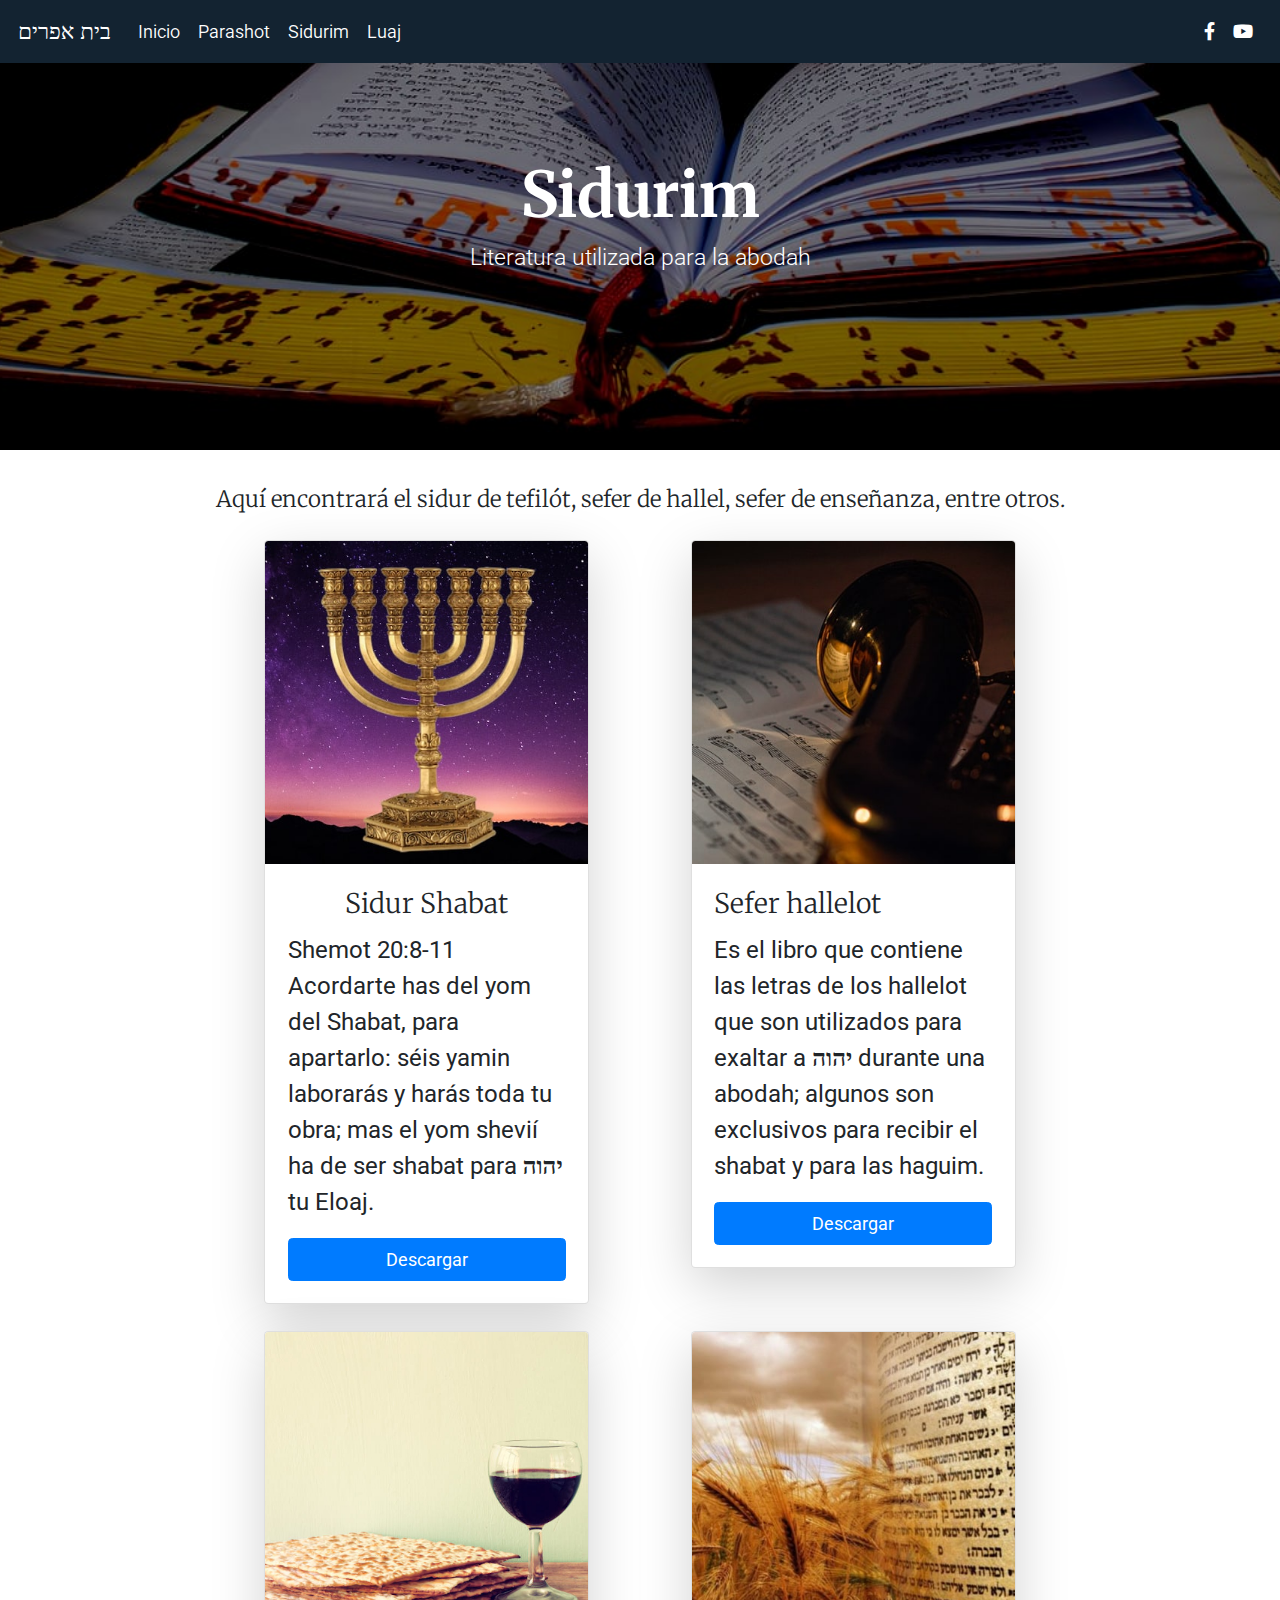
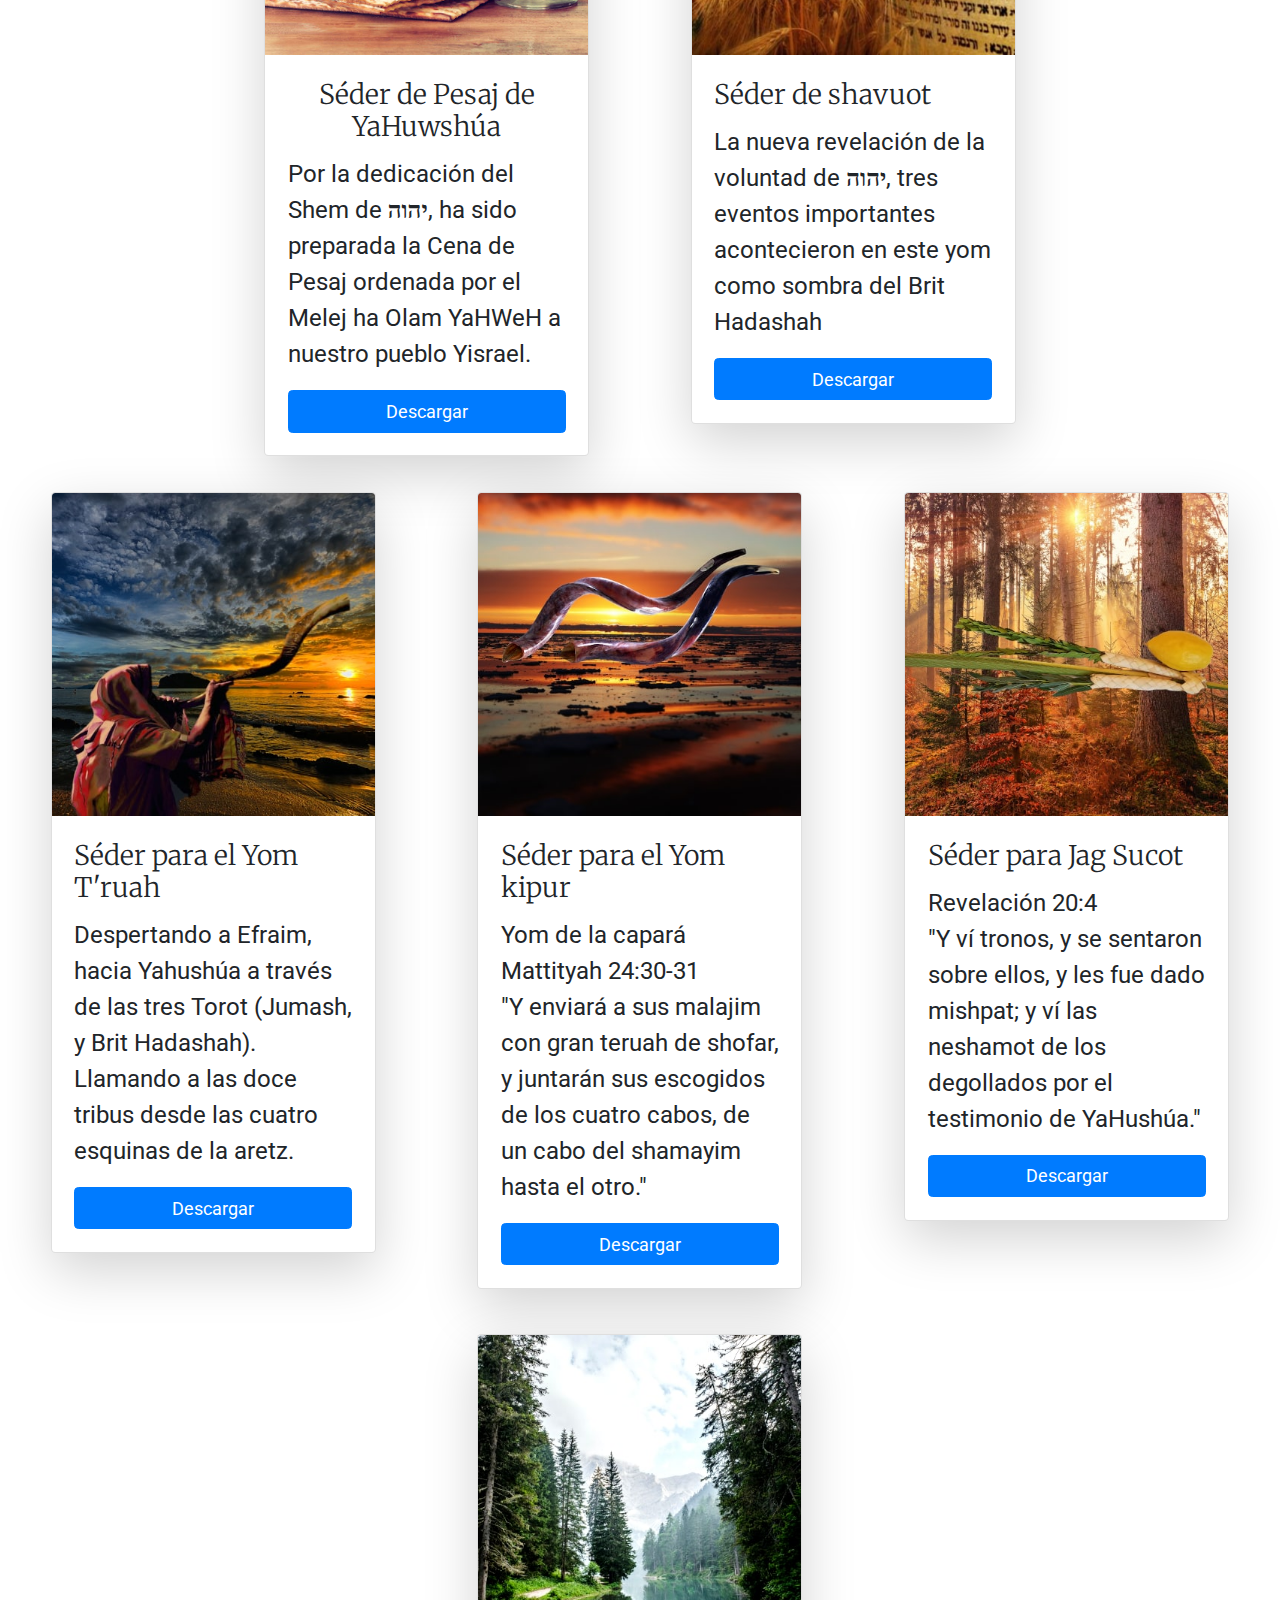
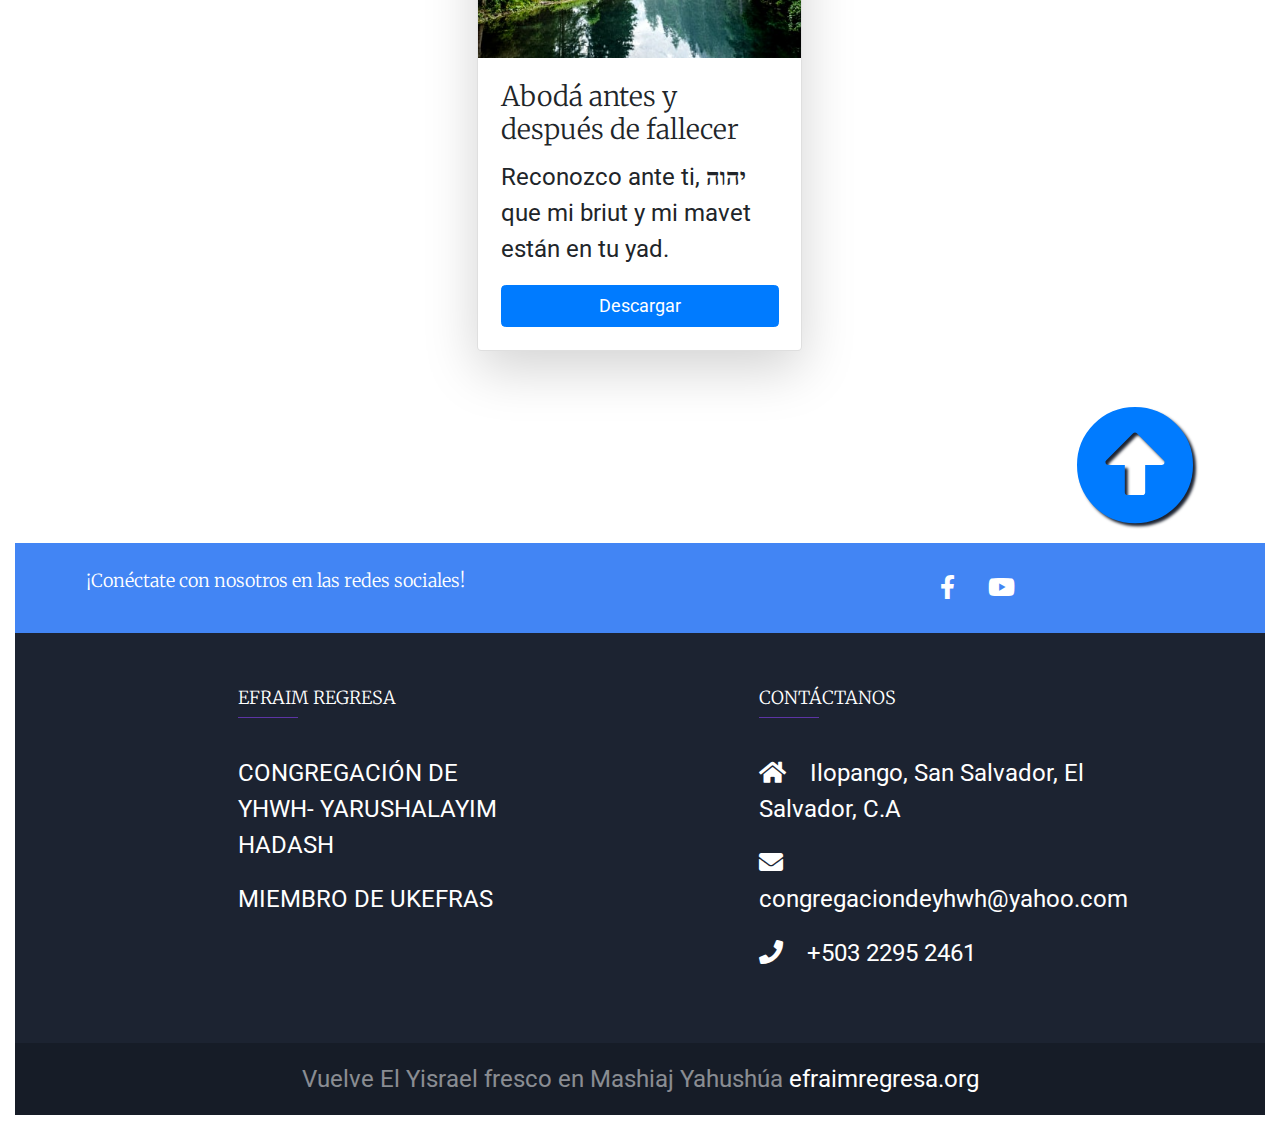
<file: sidurim.html>
<!DOCTYPE html>
<html>
<head>
	<!--php include_once 'head.php' !-->
  <meta charset="utf-8">
  <!-- Font Awesome -->
  <link rel="stylesheet" href="https://use.fontawesome.com/releases/v5.11.2/css/all.css">

  <!-- Google Fonts Roboto -->
  <link rel="stylesheet" href="https://fonts.googleapis.com/css?family=Roboto:300,400,500,700&display=swap">
  <link href="https://fonts.googleapis.com/css2?family=Merriweather:ital,wght@0,300;0,700;1,700&display=swap" rel="stylesheet">

  <link rel="stylesheet" href="https://maxcdn.bootstrapcdn.com/bootstrap/4.5.2/css/bootstrap.min.css">
  <script src="https://ajax.googleapis.com/ajax/libs/jquery/3.5.1/jquery.min.js"></script>
  <script src="https://cdnjs.cloudflare.com/ajax/libs/popper.js/1.16.0/umd/popper.min.js"></script>
  <script src="https://maxcdn.bootstrapcdn.com/bootstrap/4.5.2/js/bootstrap.min.js"></script>

  <!-- Custom styles -->
  <link rel="stylesheet" href="css/style3.css">
</head>
<body>
<header>
  <!-- Google tag (gtag.js) -->
  <script async src="https://www.googletagmanager.com/gtag/js?id=G-NL17W5LGME"></script>
  <script>
    window.dataLayer = window.dataLayer || [];
    function gtag(){dataLayer.push(arguments);}
    gtag('js', new Date());

    gtag('config', 'G-NL17W5LGME');
  </script>
  
	<!--php include_once 'header.php' !-->
  <script>
    fetch('header.html')
      .then(response => response.text())
      .then(data => {
        document.getElementById('head-placeholder').innerHTML = data;
      });
  </script>
  <div id="head-placeholder"></div>
</header> 	

<!-- Image header-->
<header id="maintop" class="masthead" 
style="background-image: url('img/banner/sidurim.jpg');
">
  <div class="container h-100">
    <div class="row h-100 align-items-center py-5">
      <div class="col-12 text-center text-white py-5">
        <h1 class="display-4 font-weight-bold">Sidurim</h1>
        <p class="lead">Literatura utilizada para la abodah</p>
      </div>
    </div>
  </div>
</header> <!-- End header-->


<div class="container-fluid py-3">
  <h5 class="py-3 text-center">Aquí encontrará el sidur de tefilót, sefer de hallel, sefer de enseñanza, entre otros.</h5>
  
  <!-- Grid row-1 !-->
  <div class="row">
  
  <!--Grid column -->
  <div class="col-lg-2 col-md-12 mb-4">
  </div> <!-- End column !-->

  <!--Grid column-->
  <div class="col-lg-4 col-md-6 mb-4 ">
  <!-- Begin card !-->
  <div class="card shadow-lg mx-auto" style="width:325px">
    <img class="card-img-top" src="img/sidurim/shabat.jpg" alt="Card image" style="width:100%">
    <div class="card-body">
      <h4 class="card-title text-center">Sidur Shabat</h4>
     <p>Shemot 20:8-11 Acordarte has del yom del Shabat, para
apartarlo: séis yamin laborarás y harás toda tu obra; mas el
yom shevií ha de ser shabat para <b>יהוה</b> tu Eloaj.
  </p>
      <a href="https://drive.google.com/file/d/1-qFtA5h1QQ408YEzpKs5aDk0QwDIA_c6/view?usp=sharing" class="btn btn-primary stretched-link mx-auto d-block" target="_blank">Descargar</a> <!-- Sidur de Shabat actualización 2024 !-->
    </div>
  </div> <!-- End card !-->
  </div> <!-- End column !-->

  
  <!--Grid column-->
  <div class="col-lg-4 col-md-6 mb-4">
  <!-- Begin card !-->
  <div class="card shadow-lg mx-auto" style="width:325px">
    <img class="card-img-top" src="img/sidurim/hallel.jpg" alt="Card image" style="width:100%">
    <div class="card-body">
      <h4 class="card-title">Sefer hallelot</h4>
      <p>Es el libro que contiene las letras de los hallelot que son utilizados para exaltar a <b>יהוה</b> durante una abodah; algunos son exclusivos para recibir el shabat y para las haguim.
      </p>
      <a href="https://drive.google.com/file/d/1SeiLq5EWfy6P_r_ZNxwOAqa2Zg4M7Gh8/view?usp=sharing" class="btn btn-primary stretched-link mx-auto d-block" target="_blank">Descargar</a>
    </div>
  </div> <!-- End card !-->
  </div> <!-- End column !-->
  
  <!--Grid column -->
  <div class="col-lg-2 col-md-12 mb-4">
  </div> <!-- End column !-->

  </div> <!-- End row-1 !-->



  <!-- Grid row-2 !-->
  <div class="row">
  
  <!--Grid column -->
  <div class="col-lg-2 col-md-12 mb-4">
  </div> <!-- End column !-->

  <!--Grid column-->
  <div class="col-lg-4 col-md-6 mb-4">
  <!-- Begin card !-->
  <div class="card shadow-lg mx-auto" style="width:325px">
    <img class="card-img-top" src="img/sidurim/pesaj.jpg" alt="Card image" style="width:100%">
    <div class="card-body">
      <h4 class="card-title text-center">Séder de Pesaj de YaHuwshúa</h4>
     <p>Por la dedicación del Shem de <b>יהוה</b>, ha sido preparada la Cena de Pesaj ordenada por el Melej ha Olam YaHWeH a nuestro pueblo Yisrael.
	</p>
      <a href="https://drive.google.com/file/d/1UfcxqV8LqbICnarPjhK3SveRazMM9_RY/view?usp=sharing" 
         class="btn btn-primary stretched-link mx-auto d-block" target="_blank">Descargar</a>
    </div>
  </div> <!-- End card !-->
  </div> <!-- End column !-->

  <!--Grid column-->
  <div class="col-lg-4 col-md-6 mb-4">
  <!-- Begin card !-->
  <div class="card shadow-lg mx-auto" style="width:325px">
    <img class="card-img-top" src="img/sidurim/shavuot.jpg" alt="Card image" style="width:100%">
    <div class="card-body">
      <h4 class="card-title">Séder de shavuot</h4>
     <p>La nueva revelación de la voluntad de <b>יהוה</b>, tres eventos importantes acontecieron en este yom como sombra del Brit Hadashah
	</p>
      <a href="https://drive.google.com/file/d/1RK0LkPPqjOeyw-i4RlmvgzIYsDa-OwgI/view?usp=sharing" class="btn btn-primary stretched-link mx-auto d-block" target="_blank">Descargar</a>
    </div>
  </div> <!-- End card !-->
  </div> <!-- End column !-->

  <!--Grid column -->
  <div class="col-lg-2 col-md-12 mb-4">
  </div> <!-- End column x!-->

  </div> <!-- End row-2 !-->

  <!-- Grid row-3 !-->	
  <div class="row py-2">
  
  <!--Grid column-->
  <div class="col-lg-4 col-md-12 mb-4 ">
  <!-- Begin card !-->
  <div class="card shadow-lg mx-auto" style="width:325px">
    <img class="card-img-top" src="img/sidurim/teruah.jpg" alt="Card image" style="width:100%">
    <div class="card-body">
      <h4 class="card-title">Séder para el Yom T'ruah</h4>
     <p>Despertando a Efraim, hacia Yahushúa a través de las tres Torot (Jumash, y Brit Hadashah). Llamando a las doce tribus desde las cuatro esquinas de la aretz.</p>
      <a href="https://drive.google.com/file/d/1fl0qkzA8KOALFBSPzF1ZBwiuJjIKIy5u/view?usp=sharing" class="btn btn-primary stretched-link mx-auto d-block" target="_blank">Descargar</a>
    </div>
  </div> <!-- End card !-->
  </div> <!-- End column !-->

  <!--Grid column-->
  <div class="col-lg-4 col-md-6 mb-4">
  <!-- Begin card !-->
  <div class="card shadow-lg mx-auto" style="width:325px">
    <img class="card-img-top" src="img/sidurim/yom-kipur.jpg" alt="Card image" style="width:100%">
    <div class="card-body">
      <h4 class="card-title">Séder para el Yom kipur</h4>
     <p>Yom de la capará Mattityah 24:30-31 <br>"Y enviará a sus malajim con gran teruah de shofar, y juntarán sus escogidos de los cuatro cabos, de un cabo del shamayim hasta el otro."</p>
      <a href="https://drive.google.com/file/d/1ruy5_KaiA13Dy1mbeoBzc6HzRsjcLStq/view?usp=sharing" class="btn btn-primary stretched-link mx-auto d-block" target="_blank">Descargar</a>
    </div>
  </div> <!-- End card !-->
  </div> <!-- End column !-->

  <!--Grid column-->
  <div class="col-lg-4 col-md-6 mb-4">
  <!-- Begin card !-->
  <div class="card shadow-lg mx-auto" style="width:325px">
    <img class="card-img-top" src="img/sidurim/sucot.jpg" alt="Card image" style="width:100%">
    <div class="card-body">
      <h4 class="card-title">Séder para Jag Sucot</h4>
     <p>Revelación 20:4 <br>"Y ví tronos, y se sentaron sobre ellos, y les fue dado mishpat; y ví
las neshamot de los degollados por el testimonio de YaHushúa." </p>
      <a href="https://drive.google.com/file/d/1PaOZzJjOpRn0xDW-D4LBydfWqlkVvFzY/view?usp=sharing" class="btn btn-primary stretched-link mx-auto d-block" target="_blank">Descargar</a>
    </div>
  </div> <!-- End card !-->
  </div> <!-- End column !-->

  </div> <!-- End row-3 !-->

  <!-- Grid row-4 !-->	
  <div class="row py-2">
    <div class="col-lg-4 col-md-6 mb-4">
    </div>
    <!--Grid column-->
    <div class="col-lg-4 col-md-6 mb-4">
    <!-- Begin card !-->
    <div class="card shadow-lg mx-auto" style="width:325px">
      <img class="card-img-top" src="img/sidurim/aboda-jole.jpg" alt="Card image" style="width:100%">
      <div class="card-body">
        <h4 class="card-title">Abodá antes y después de fallecer</h4>
        <p>Reconozco ante ti, <b>יהוה</b> &nbsp; que mi briut y mi mavet están en tu yad.</p>
        <a href="https://drive.google.com/file/d/1wI_KL33IgD_p3yL7660Nrj4vDF997Z5q/view?usp=sharing" class="btn btn-primary stretched-link mx-auto d-block" target="_blank">Descargar</a>
      </div>
    </div> <!-- End card !-->
  </div> <!-- End row-4 !-->

</div>   <!-- End container !-->






<!--php include_once 'footer.php' !-->
<script>
  fetch('footer.html')
    .then(response => response.text())
    .then(data => {
      document.getElementById('footer-placeholder').innerHTML = data;
    });
</script>
<div id="footer-placeholder"></div>

<script>
$(document).ready(function(){
  $('[data-toggle="tooltip"]').tooltip();   
});
</script>
</body>
</html>
</file>
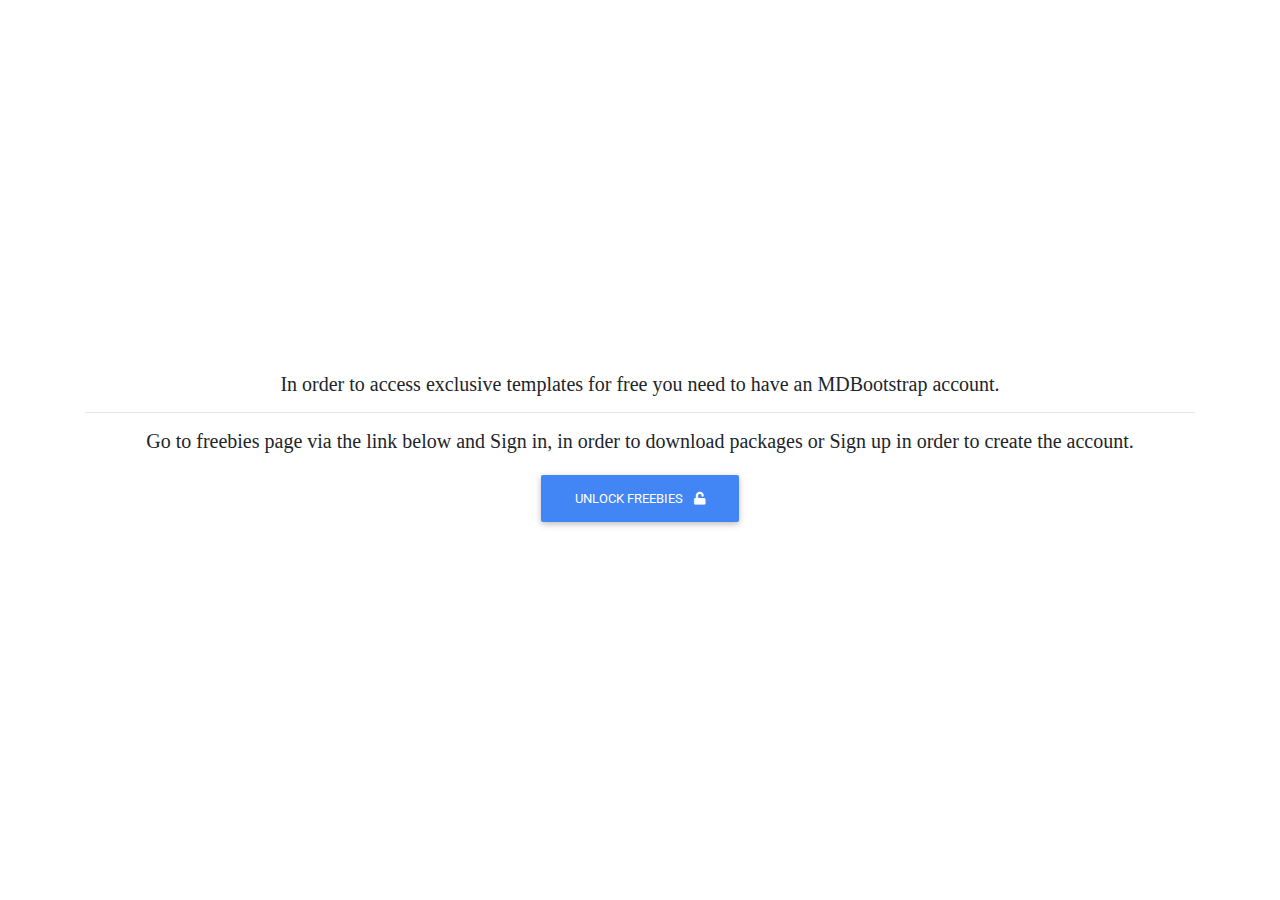
<file: exclusive-templates/unlock-exclusive-freebies.html>
<!DOCTYPE html>
<html lang="en">

<head>
  <meta charset="UTF-8">
  <meta name="viewport" content="width=device-width, initial-scale=1, shrink-to-fit=no">
  <meta http-equiv="x-ua-compatible" content="ie=edge">
  <title>Material Design for Bootstrap</title>
  <!-- MDB icon -->
  <link rel="icon" href="../img/mdb-favicon.ico" type="image/x-icon">
  <!-- Font Awesome -->
  <link rel="stylesheet" href="https://use.fontawesome.com/releases/v5.11.2/css/all.css">
  <!-- Google Fonts Roboto -->
  <link rel="stylesheet" href="https://fonts.googleapis.com/css?family=Roboto:300,400,500,700&display=swap">
  <!-- Bootstrap core CSS -->
  <link rel="stylesheet" href="../css/bootstrap.min.css">
  <!-- Material Design Bootstrap -->
  <link rel="stylesheet" href="../css/mdb.min.css">
  <!-- Your custom styles (optional) -->
  <link rel="stylesheet" href="../css/style.css">
</head>

<body>

  <!-- Start your project here-->
  <div class="d-flex align-items-center" style="height:100vh">
    <div class="container text-center">
      <h5 class="animated fadeIn mb-3">In order to access exclusive templates for free you need to have an MDBootstrap
        account.</h5>
        <hr>
      <h5 class="animated fadeIn mb-3">Go to freebies page via the link below and <strong>Sign in</strong>, in order to
        download packages or <strong>Sign up</strong> in order to create the account.</h5>
        <a href="https://mdbootstrap.com/freebies/?utm_campaign=ExclusiveFreebies&utm_source=jQuery" class="btn btn-primary">Unlock freebies <i class="fas fa-unlock ml-2"></i></a>

    </div>
  </div>
  <!-- End your project here-->

  <!-- jQuery -->
  <script type="text/javascript" src="../js/jquery.min.js"></script>
  <!-- Bootstrap tooltips -->
  <script type="text/javascript" src="../js/popper.min.js"></script>
  <!-- Bootstrap core JavaScript -->
  <script type="text/javascript" src="../js/bootstrap.min.js"></script>
  <!-- MDB core JavaScript -->
  <script type="text/javascript" src="../js/mdb.min.js"></script>
  <!-- Your custom scripts (optional) -->
  <script type="text/javascript"></script>

</body>

</html>
</file>
<file: css/style.css>
html,
body,
header,
#intro {
    height: 100%;
}

#intro {
    background: url("../img/layout/jerusalem.jpg")no-repeat center center fixed;
    -webkit-background-size: cover;
    -moz-background-size: cover;
    -o-background-size: cover;
    background-size: cover;
}

.top-nav-collapse {
  background-color: #132331;
}
@media (max-width: 768px) {
  .navbar:not(.top-nav-collapse) {
    background-color: #24355C;
  }
}
@media (min-width: 800px) and (max-width: 850px) {
  .navbar:not(.top-nav-collapse) {
    background-color: #24355C;
  }
}

h1,
h2,
h3,
h4,
h5,
h6 {
    font-family: "Merriweather", serif;
    font-weight: 300;
}
</file>
<file: css/style2.css>
html,
body,
header {
    font-family: "Roboto";
    font-weight: 400;
    font-size: x-large;
}

h1,
h2,
h3,
h4,
h5,
h6 {
    font-family: "Merriweather", serif;
    font-weight: 300;
}

.primary-color{background-color: #4285f4;} 

.masthead {
  height: 50vh;
  min-height: 300px;
  background-size: cover;
  background-position: center;
  background-repeat: no-repeat;
}
.c-text-blue,.c-hover-text-blue:hover{color:#132331!important;}
.deep-purple{background-color: #673ab7 !important;}
.deep-blue{background-color: #161c27 !important;}
.deep-dark-blue{background-color: #132331 !important;}
hr.style1{border-top: 2px solid #132331;}
hr.style2{border-top: 1px dashed #132331;}


body {
  font-family: "Roboto";
  font-weight: 400;
  font-size: x-large;
}
</file>
<file: css/style3.css>
html,
body,
header {
    font-family: "Roboto";
    font-weight: 350;
    font-size: large;
}

h1,
h2,
h3,
h4,
h5,
h6 {
    font-family: "Merriweather", serif;
    font-weight: 300;
}

.primary-color{background-color: #4285f4;} 

.masthead {
  height: 50vh;
  min-height: 300px;
  background-size: cover;
  background-position: center;
  background-repeat: no-repeat;
}
.c-text-blue,.c-hover-text-blue:hover{color:#132331!important;}
.deep-purple{background-color: #673ab7 !important;}
.deep-blue{background-color: #161c27 !important;}
.deep-dark-blue{background-color: #132331 !important;}
hr.style1{border-top: 2px solid #132331;}
hr.style2{border-top: 1px dashed #132331;}


body {
  font-family: "Roboto";
  font-weight: 400;
  font-size: x-large;
}
</file>
